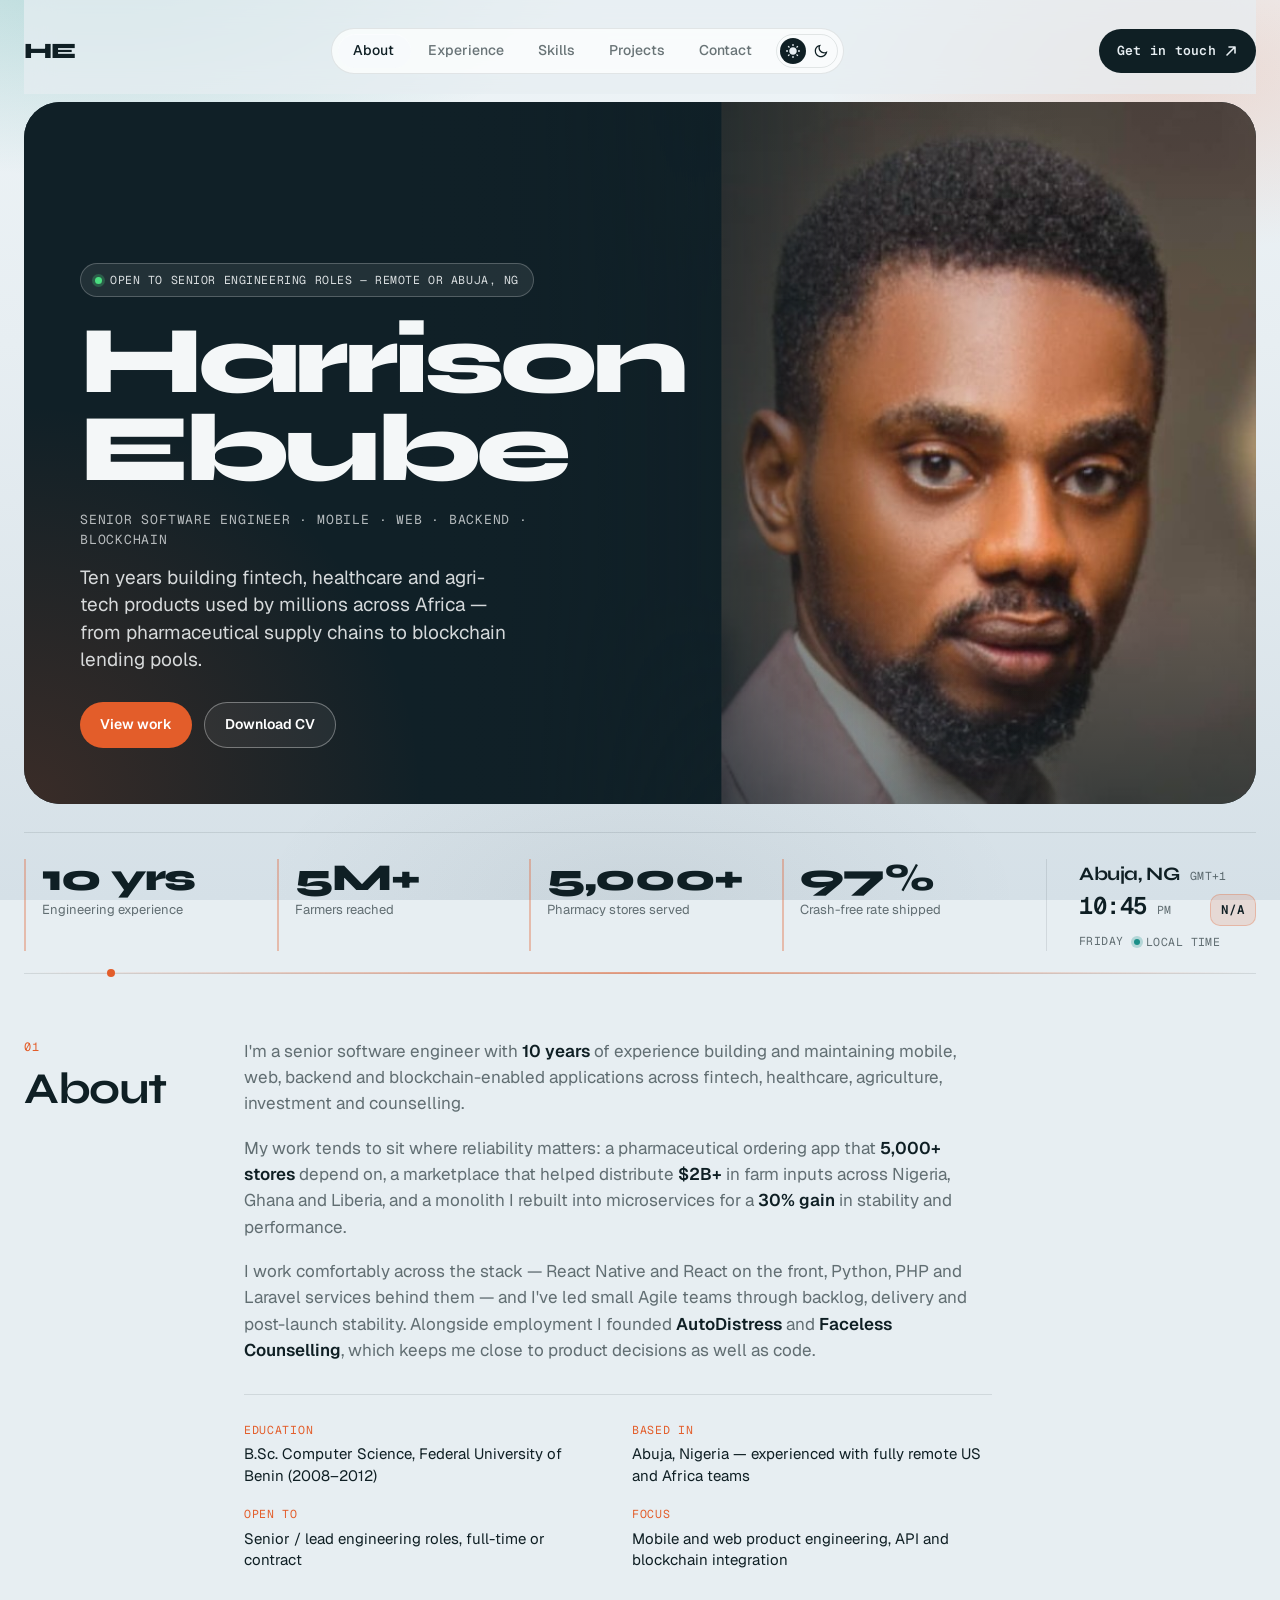
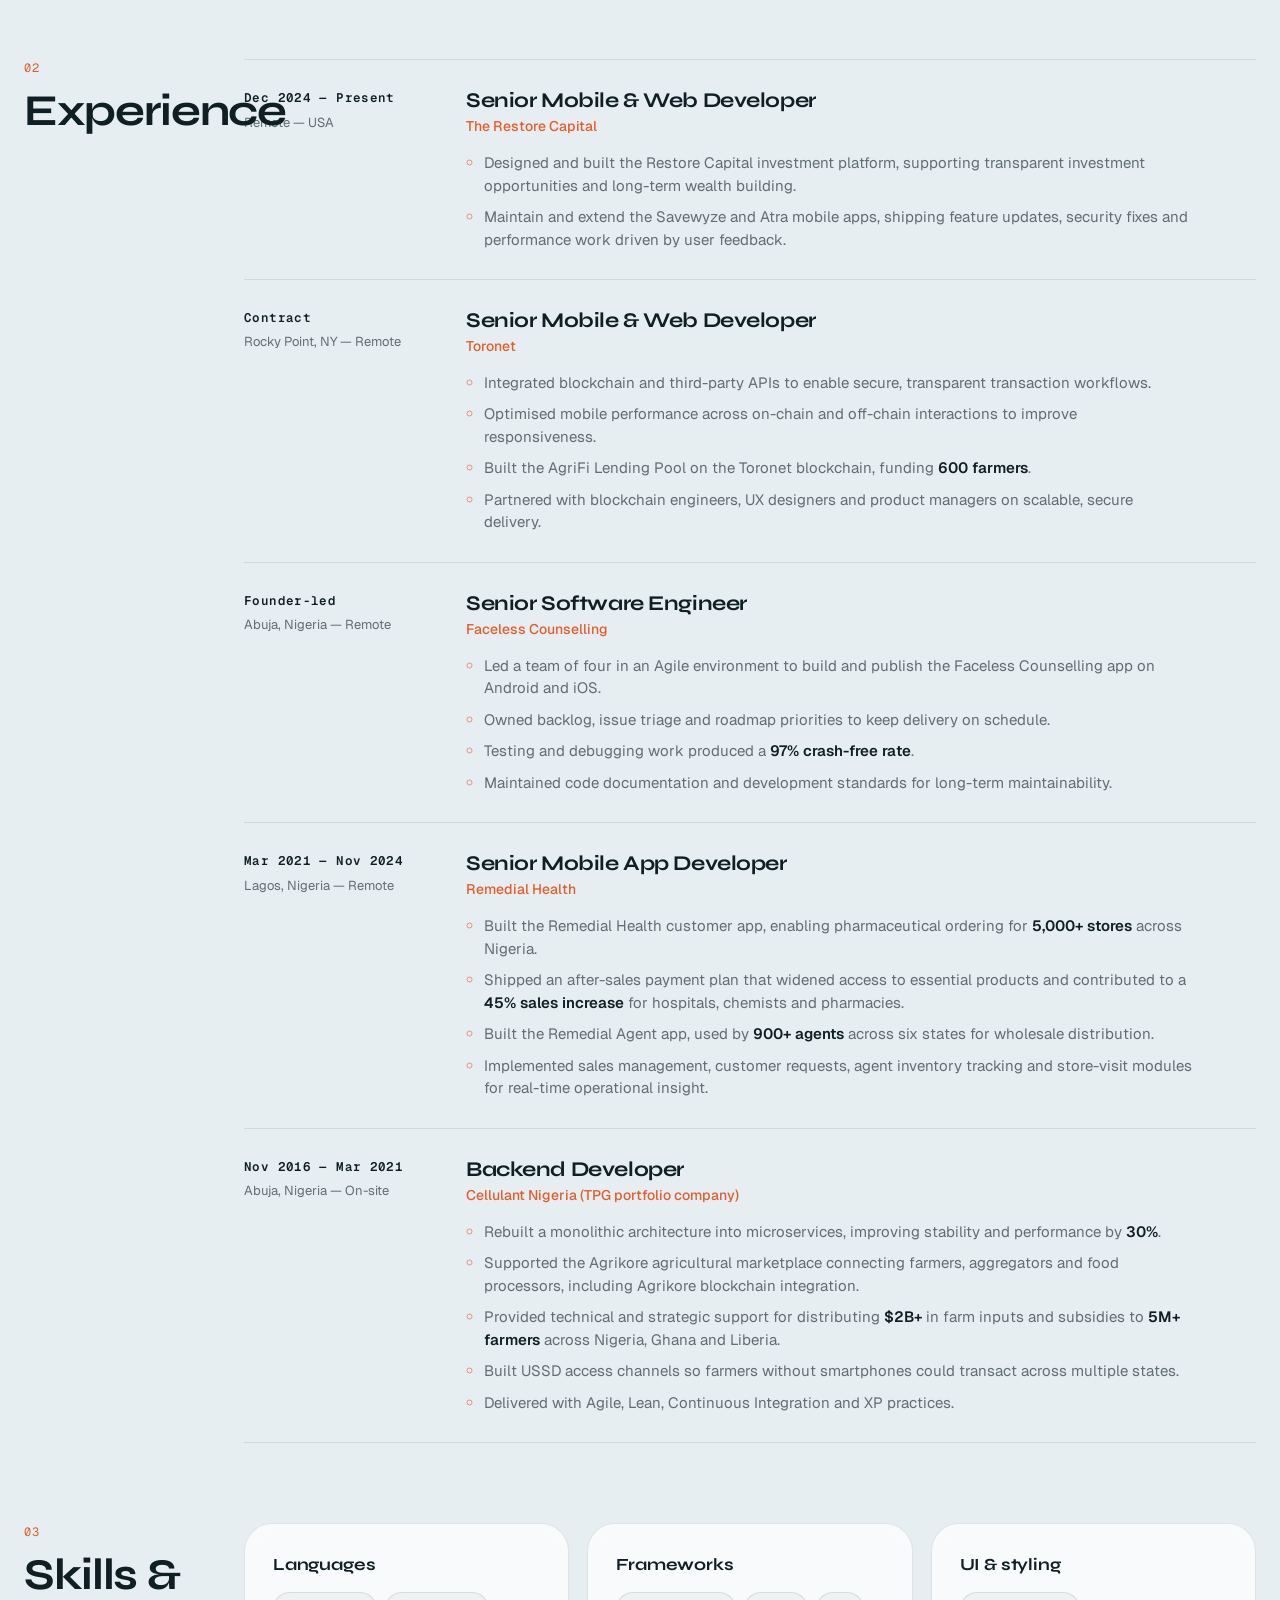
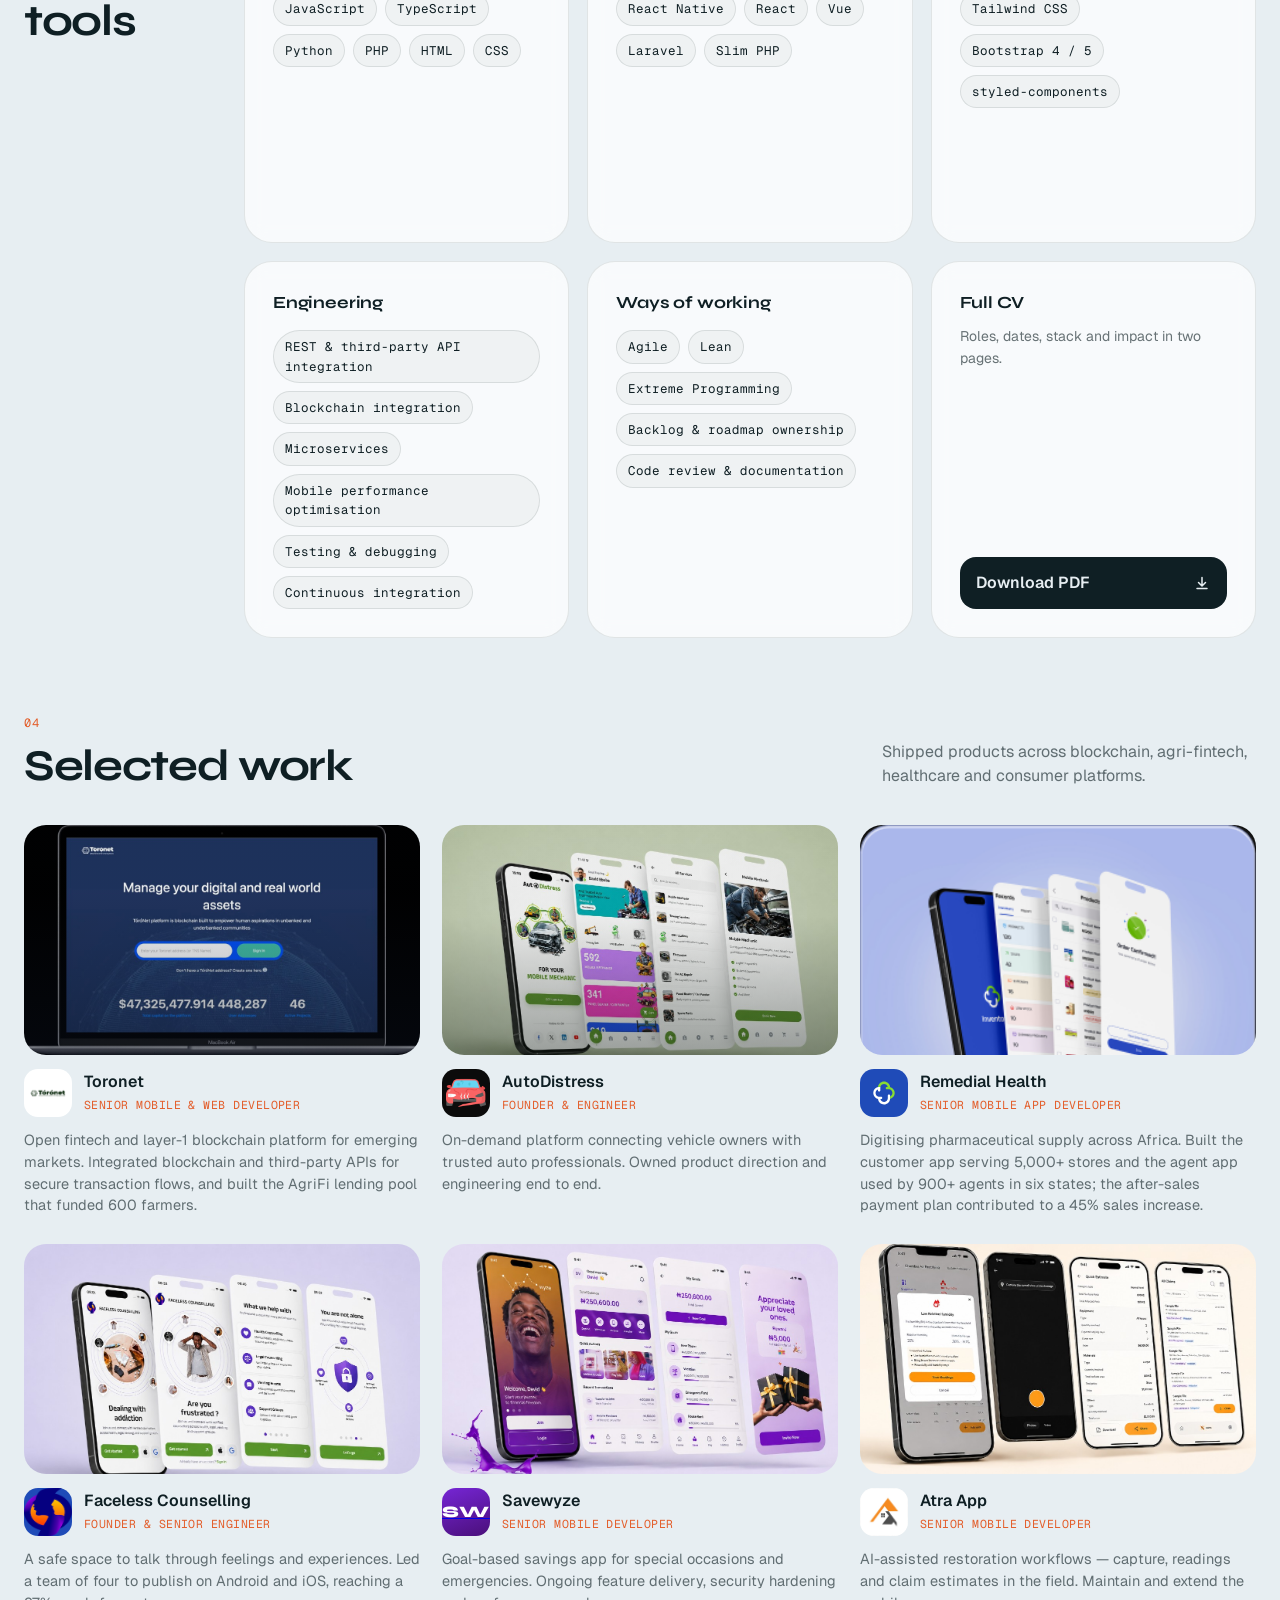
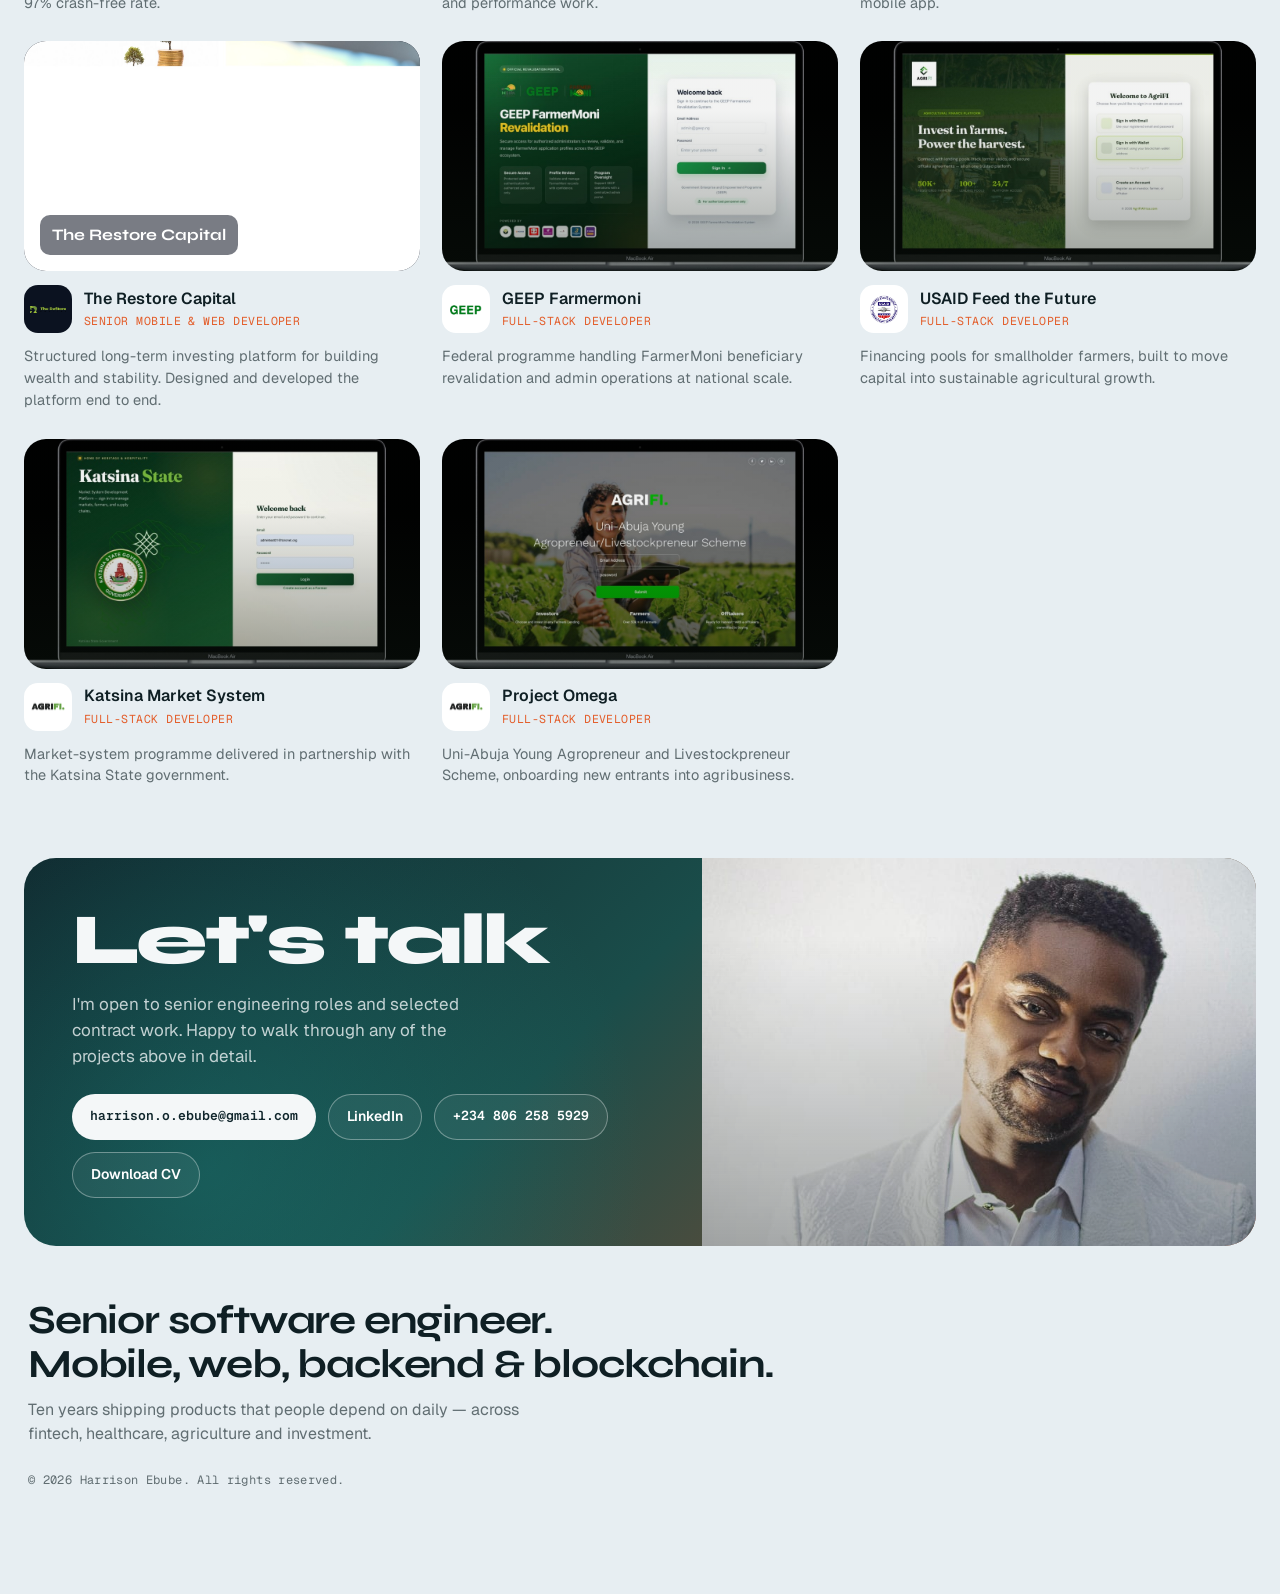
<file: index.html>
<!DOCTYPE html>
<html lang="en" data-theme="light">
  <head>
    <meta charset="UTF-8" />
    <meta name="viewport" content="width=device-width, initial-scale=1.0" />

    <title>Harrison Ebube — Senior Software Engineer | Mobile, Web, Backend &amp; Blockchain</title>
    <meta
      name="description"
      content="Harrison Ebube is a senior software engineer with 10 years building fintech, healthcare, agri-tech and blockchain products used by millions across Africa. React Native, React, TypeScript, Python, Laravel." />
    <meta name="author" content="Harrison Ebube" />
    <meta name="theme-color" content="#102027" />
    <link rel="canonical" href="https://harrisonebube.com/" />

    <meta property="og:type" content="website" />
    <meta property="og:title" content="Harrison Ebube — Senior Software Engineer" />
    <meta
      property="og:description"
      content="10 years building fintech, healthcare and agri-tech products used by millions across Africa. Mobile, web, backend and blockchain engineering." />
    <meta property="og:image" content="images/profile-banner.png" />
    <meta property="og:url" content="https://harrisonebube.com/" />
    <meta name="twitter:card" content="summary_large_image" />
    <meta name="twitter:title" content="Harrison Ebube — Senior Software Engineer" />
    <meta
      name="twitter:description"
      content="10 years building fintech, healthcare and agri-tech products used by millions across Africa." />
    <meta name="twitter:image" content="images/profile-banner.png" />

    <link
      rel="icon"
      href="data:image/svg+xml,%3Csvg xmlns='http://www.w3.org/2000/svg' viewBox='0 0 64 64'%3E%3Crect width='64' height='64' rx='16' fill='%23102027'/%3E%3Ctext x='50%25' y='50%25' dy='.35em' text-anchor='middle' font-family='Helvetica,Arial,sans-serif' font-size='30' font-weight='700' fill='%23e35d2a'%3EHE%3C/text%3E%3C/svg%3E" />

    <link rel="stylesheet" href="styles.css" />
    <link rel="preconnect" href="https://fonts.googleapis.com" />
    <link rel="preconnect" href="https://fonts.gstatic.com" crossorigin />
    <link
      href="https://fonts.googleapis.com/css2?family=Syne:wght@500;600;700;800&family=Geist:wght@400;500;600;700&family=Geist+Mono:wght@400;500;600&display=swap"
      rel="stylesheet" />
  </head>
  <body>
    <div class="page-glow" aria-hidden="true"></div>
    <div class="container">
      <nav class="nav">
        <a href="#about" class="nav-brand">HE</a>
        <div class="nav-menu">
          <div class="nav-background"></div>
          <a href="#about" class="nav-item">About</a>
          <a href="#experience" class="nav-item">Experience</a>
          <a href="#skills" class="nav-item">Skills</a>
          <a href="#projects" class="nav-item">Projects</a>
          <a href="#contact" class="nav-item">Contact</a>
          <button class="theme-switch" type="button" aria-label="Toggle color theme">
            <span class="switch-sun" aria-hidden="true">
              <svg xmlns="http://www.w3.org/2000/svg" width="16" height="16" viewBox="0 0 17 16" fill="none">
                <path d="M8.49984 12C6.2907 12 4.49984 10.2091 4.49984 7.99996C4.49984 5.79082 6.2907 3.99996 8.49984 3.99996C10.709 3.99996 12.4998 5.79082 12.4998 7.99996C12.4998 10.2091 10.709 12 8.49984 12ZM7.83317 0.666626H9.1665V2.66663H7.83317V0.666626ZM7.83317 13.3333H9.1665V15.3333H7.83317V13.3333ZM2.84298 3.28591L3.78579 2.34311L5.2 3.75732L4.2572 4.70013L2.84298 3.28591ZM11.7996 12.2426L12.7425 11.2998L14.1567 12.714L13.2139 13.6568L11.7996 12.2426ZM13.2139 2.34311L14.1567 3.28591L12.7425 4.70013L11.7996 3.75732L13.2139 2.34311ZM4.2572 11.2998L5.2 12.2426L3.78579 13.6568L2.84298 12.714L4.2572 11.2998ZM15.8332 7.33329V8.66663H13.8332V7.33329H15.8332ZM3.1665 7.33329V8.66663H1.1665V7.33329H3.1665Z" fill="currentColor"/>
              </svg>
            </span>
            <span class="switch-moon" aria-hidden="true">
              <svg xmlns="http://www.w3.org/2000/svg" width="16" height="16" viewBox="0 0 17 16" fill="none">
                <path d="M7.16683 4.66671C7.16683 7.24404 9.25616 9.33337 11.8335 9.33337C13.1391 9.33337 14.3195 8.79717 15.1665 7.93304C15.1668 7.95537 15.1668 7.97771 15.1668 8.00004C15.1668 11.6819 12.182 14.6667 8.50016 14.6667C4.81826 14.6667 1.8335 11.6819 1.8335 8.00004C1.8335 4.31814 4.81826 1.33337 8.50016 1.33337C8.5225 1.33337 8.54483 1.33337 8.56716 1.3337C7.70303 2.18069 7.16683 3.36109 7.16683 4.66671ZM3.16683 8.00004C3.16683 10.9456 5.55464 13.3334 8.50016 13.3334C10.539 13.3334 12.3107 12.1893 13.2082 10.5081C12.7632 10.6125 12.3025 10.6667 11.8335 10.6667C8.51976 10.6667 5.8335 7.98044 5.8335 4.66671C5.8335 4.19769 5.88772 3.73702 5.9921 3.29204C4.3109 4.18953 3.16683 5.96117 3.16683 8.00004Z" fill="currentColor"/>
              </svg>
            </span>
          </button>
        </div>
        <a href="#contact" class="lets-talk-btn">
          <span>Get in touch</span>
          <svg width="14" height="14" viewBox="0 0 14 14" fill="none" aria-hidden="true">
            <path d="M3 11L11 3M11 3H5M11 3V9" stroke="currentColor" stroke-width="1.6" stroke-linecap="round" stroke-linejoin="round"/>
          </svg>
        </a>
      </nav>

      <main>
        <section class="hero" id="about">
          <div class="hero-stage">
            <div class="hero-media">
              <img
                src="images/profile-banner.png"
                alt="Portrait of Harrison Ebube"
                class="hero-photo" />
            </div>
            <div class="hero-copy">
              <p class="hero-eyebrow">
                <span class="availability-dot" aria-hidden="true"></span>
                Open to senior engineering roles — remote or Abuja, NG
              </p>
              <h1 class="hero-brand">Harrison<br />Ebube</h1>
              <p class="hero-role">Senior Software Engineer · Mobile · Web · Backend · Blockchain</p>
              <p class="hero-lede">
                Ten years building fintech, healthcare and agri-tech products used by millions across Africa — from pharmaceutical supply chains to blockchain lending pools.
              </p>
              <div class="hero-actions">
                <a href="#projects" class="btn-primary">View work</a>
                <a
                  href="./Harrison-Ebube-Senior-Software-Engineer.pdf"
                  class="btn-ghost"
                  download>Download CV</a>
              </div>
            </div>
          </div>
        </section>

        <section class="proof-bar reveal" aria-label="Career highlights">
          <ul class="proof-metrics">
            <li class="proof-metric">
              <span class="proof-value">10 yrs</span>
              <span class="proof-label">Engineering experience</span>
            </li>
            <li class="proof-metric">
              <span class="proof-value">5M+</span>
              <span class="proof-label">Farmers reached</span>
            </li>
            <li class="proof-metric">
              <span class="proof-value">5,000+</span>
              <span class="proof-label">Pharmacy stores served</span>
            </li>
            <li class="proof-metric">
              <span class="proof-value">97%</span>
              <span class="proof-label">Crash-free rate shipped</span>
            </li>
          </ul>
          <div class="proof-locale">
            <div class="locale-line">
              <strong class="locale-city">Abuja, NG</strong>
              <span class="locale-tz">GMT+1</span>
            </div>
            <div class="locale-line">
              <span class="time-display" id="current-time">12:00</span>
              <span class="time-period" id="time-period">PM</span>
              <span class="temperature" id="temperature">--º</span>
            </div>
            <div class="locale-line">
              <span class="weather-day" id="current-day">Wednesday</span>
              <span class="weather-live"><span class="live-dot"></span> Local time</span>
            </div>
            <div class="weather-progress" aria-hidden="true">
              <div class="separator-line"></div>
              <div class="separator-dot"></div>
            </div>
          </div>
        </section>

        <section class="about-section reveal">
          <div class="about-rail">
            <span class="section-index">01</span>
            <h2 class="section-heading">About</h2>
          </div>
          <div class="about-body">
            <p>
              I'm a senior software engineer with <strong>10 years</strong> of experience building and maintaining mobile, web, backend and blockchain-enabled applications across fintech, healthcare, agriculture, investment and counselling.
            </p>
            <p>
              My work tends to sit where reliability matters: a pharmaceutical ordering app that <strong>5,000+ stores</strong> depend on, a marketplace that helped distribute <strong>$2B+</strong> in farm inputs across Nigeria, Ghana and Liberia, and a monolith I rebuilt into microservices for a <strong>30% gain</strong> in stability and performance.
            </p>
            <p>
              I work comfortably across the stack — React Native and React on the front, Python, PHP and Laravel services behind them — and I've led small Agile teams through backlog, delivery and post-launch stability. Alongside employment I founded <strong>AutoDistress</strong> and <strong>Faceless Counselling</strong>, which keeps me close to product decisions as well as code.
            </p>
            <dl class="about-facts">
              <div class="about-fact">
                <dt>Education</dt>
                <dd>B.Sc. Computer Science, Federal University of Benin (2008–2012)</dd>
              </div>
              <div class="about-fact">
                <dt>Based in</dt>
                <dd>Abuja, Nigeria — experienced with fully remote US and Africa teams</dd>
              </div>
              <div class="about-fact">
                <dt>Open to</dt>
                <dd>Senior / lead engineering roles, full-time or contract</dd>
              </div>
              <div class="about-fact">
                <dt>Focus</dt>
                <dd>Mobile and web product engineering, API and blockchain integration</dd>
              </div>
            </dl>
          </div>
        </section>

        <section class="experience-section" id="experience">
          <div class="about-rail reveal">
            <span class="section-index">02</span>
            <h2 class="section-heading">Experience</h2>
          </div>

          <ol class="timeline">
            <li class="timeline-item reveal">
              <div class="timeline-meta">
                <span class="timeline-dates">Dec 2024 — Present</span>
                <span class="timeline-place">Remote — USA</span>
              </div>
              <div class="timeline-body">
                <h3 class="timeline-role">Senior Mobile &amp; Web Developer</h3>
                <p class="timeline-company">The Restore Capital</p>
                <ul class="timeline-points">
                  <li>Designed and built the Restore Capital investment platform, supporting transparent investment opportunities and long-term wealth building.</li>
                  <li>Maintain and extend the Savewyze and Atra mobile apps, shipping feature updates, security fixes and performance work driven by user feedback.</li>
                </ul>
              </div>
            </li>

            <li class="timeline-item reveal">
              <div class="timeline-meta">
                <span class="timeline-dates">Contract</span>
                <span class="timeline-place">Rocky Point, NY — Remote</span>
              </div>
              <div class="timeline-body">
                <h3 class="timeline-role">Senior Mobile &amp; Web Developer</h3>
                <p class="timeline-company">Toronet</p>
                <ul class="timeline-points">
                  <li>Integrated blockchain and third-party APIs to enable secure, transparent transaction workflows.</li>
                  <li>Optimised mobile performance across on-chain and off-chain interactions to improve responsiveness.</li>
                  <li>Built the AgriFi Lending Pool on the Toronet blockchain, funding <strong>600 farmers</strong>.</li>
                  <li>Partnered with blockchain engineers, UX designers and product managers on scalable, secure delivery.</li>
                </ul>
              </div>
            </li>

            <li class="timeline-item reveal">
              <div class="timeline-meta">
                <span class="timeline-dates">Founder-led</span>
                <span class="timeline-place">Abuja, Nigeria — Remote</span>
              </div>
              <div class="timeline-body">
                <h3 class="timeline-role">Senior Software Engineer</h3>
                <p class="timeline-company">Faceless Counselling</p>
                <ul class="timeline-points">
                  <li>Led a team of four in an Agile environment to build and publish the Faceless Counselling app on Android and iOS.</li>
                  <li>Owned backlog, issue triage and roadmap priorities to keep delivery on schedule.</li>
                  <li>Testing and debugging work produced a <strong>97% crash-free rate</strong>.</li>
                  <li>Maintained code documentation and development standards for long-term maintainability.</li>
                </ul>
              </div>
            </li>

            <li class="timeline-item reveal">
              <div class="timeline-meta">
                <span class="timeline-dates">Mar 2021 — Nov 2024</span>
                <span class="timeline-place">Lagos, Nigeria — Remote</span>
              </div>
              <div class="timeline-body">
                <h3 class="timeline-role">Senior Mobile App Developer</h3>
                <p class="timeline-company">Remedial Health</p>
                <ul class="timeline-points">
                  <li>Built the Remedial Health customer app, enabling pharmaceutical ordering for <strong>5,000+ stores</strong> across Nigeria.</li>
                  <li>Shipped an after-sales payment plan that widened access to essential products and contributed to a <strong>45% sales increase</strong> for hospitals, chemists and pharmacies.</li>
                  <li>Built the Remedial Agent app, used by <strong>900+ agents</strong> across six states for wholesale distribution.</li>
                  <li>Implemented sales management, customer requests, agent inventory tracking and store-visit modules for real-time operational insight.</li>
                </ul>
              </div>
            </li>

            <li class="timeline-item reveal">
              <div class="timeline-meta">
                <span class="timeline-dates">Nov 2016 — Mar 2021</span>
                <span class="timeline-place">Abuja, Nigeria — On-site</span>
              </div>
              <div class="timeline-body">
                <h3 class="timeline-role">Backend Developer</h3>
                <p class="timeline-company">Cellulant Nigeria (TPG portfolio company)</p>
                <ul class="timeline-points">
                  <li>Rebuilt a monolithic architecture into microservices, improving stability and performance by <strong>30%</strong>.</li>
                  <li>Supported the Agrikore agricultural marketplace connecting farmers, aggregators and food processors, including Agrikore blockchain integration.</li>
                  <li>Provided technical and strategic support for distributing <strong>$2B+</strong> in farm inputs and subsidies to <strong>5M+ farmers</strong> across Nigeria, Ghana and Liberia.</li>
                  <li>Built USSD access channels so farmers without smartphones could transact across multiple states.</li>
                  <li>Delivered with Agile, Lean, Continuous Integration and XP practices.</li>
                </ul>
              </div>
            </li>
          </ol>
        </section>

        <section class="skills-section" id="skills">
          <div class="about-rail reveal">
            <span class="section-index">03</span>
            <h2 class="section-heading">Skills &amp; tools</h2>
          </div>

          <div class="skills-grid">
            <article class="panel reveal skill-group">
              <h3 class="skill-title">Languages</h3>
              <ul class="skill-list">
                <li>JavaScript</li>
                <li>TypeScript</li>
                <li>Python</li>
                <li>PHP</li>
                <li>HTML</li>
                <li>CSS</li>
              </ul>
            </article>

            <article class="panel reveal skill-group">
              <h3 class="skill-title">Frameworks</h3>
              <ul class="skill-list">
                <li>React Native</li>
                <li>React</li>
                <li>Vue</li>
                <li>Laravel</li>
                <li>Slim PHP</li>
              </ul>
            </article>

            <article class="panel reveal skill-group">
              <h3 class="skill-title">UI &amp; styling</h3>
              <ul class="skill-list">
                <li>Tailwind CSS</li>
                <li>Bootstrap 4 / 5</li>
                <li>styled-components</li>
              </ul>
            </article>

            <article class="panel reveal skill-group">
              <h3 class="skill-title">Engineering</h3>
              <ul class="skill-list">
                <li>REST &amp; third-party API integration</li>
                <li>Blockchain integration</li>
                <li>Microservices</li>
                <li>Mobile performance optimisation</li>
                <li>Testing &amp; debugging</li>
                <li>Continuous integration</li>
              </ul>
            </article>

            <article class="panel reveal skill-group">
              <h3 class="skill-title">Ways of working</h3>
              <ul class="skill-list">
                <li>Agile</li>
                <li>Lean</li>
                <li>Extreme Programming</li>
                <li>Backlog &amp; roadmap ownership</li>
                <li>Code review &amp; documentation</li>
              </ul>
            </article>

            <article class="panel reveal cv-panel">
              <div class="cv-panel-head">
                <h3 class="skill-title">Full CV</h3>
                <p class="panel-subtitle">Roles, dates, stack and impact in two pages.</p>
              </div>
              <a
                href="./Harrison-Ebube-Senior-Software-Engineer.pdf"
                class="resume-btn"
                download
                aria-label="Download Harrison Ebube CV as PDF">
                <span>Download PDF</span>
                <svg width="18" height="18" viewBox="0 0 18 18" fill="none" aria-hidden="true">
                  <path d="M9 3.5V12M9 12L5.5 8.5M9 12L12.5 8.5M4 14.5H14" stroke="currentColor" stroke-width="1.5" stroke-linecap="round" stroke-linejoin="round" />
                </svg>
              </a>
            </article>
          </div>
        </section>

        <section class="projects-section" id="projects">
          <div class="projects-intro reveal">
            <div class="about-rail">
              <span class="section-index">04</span>
              <h2 class="section-heading">Selected work</h2>
            </div>
            <p class="projects-lede">Shipped products across blockchain, agri-fintech, healthcare and consumer platforms.</p>
          </div>

          <div class="projects-grid">

              <!-- Toronet -->
              <div class="project-item reveal">
                <a href="https://website.toronet.org/" target="_blank" rel="noopener noreferrer">
                  <div class="project-image toronet-bg">
                    <div class="project-overlay"></div>
                    <div class="toronet-cover-label">Toronet</div>
                  </div>
                </a>
                <div class="project-info">
                  <a href="https://website.toronet.org/" target="_blank" rel="noopener noreferrer">
                    <div class="project-icon toronet-icon">
                      <img src="./images/toronet-logo.png" alt="Toronet" width="40" height="12">
                    </div>
                  </a>
                  <div class="project-text">
                    <h4 class="project-title">
                      <a href="https://website.toronet.org/" target="_blank" rel="noopener noreferrer">Toronet</a>
                    </h4>
                    <p class="project-role">Senior Mobile &amp; Web Developer</p>
                  </div>
                </div>
                <p class="project-description">
                  Open fintech and layer-1 blockchain platform for emerging markets. Integrated blockchain and third-party APIs for secure transaction flows, and built the AgriFi lending pool that funded 600 farmers.
                </p>
              </div>

              <!-- AutoDistress -->
              <div class="project-item reveal">
                <a href="https://www.autodistress.com/" target="_blank" rel="noopener noreferrer">
                  <div class="project-image autodistress-bg">
                    <div class="project-overlay"></div>
                    <div class="autodistress-cover-label">AutoDistress</div>
                  </div>
                </a>
                <div class="project-info">
                  <a href="https://www.autodistress.com/" target="_blank" rel="noopener noreferrer">
                    <div class="project-icon autodistress-icon">
                      <img src="./images/autodistress-logo.png" alt="AutoDistress" width="40" height="40">
                    </div>
                  </a>
                  <div class="project-text">
                    <h4 class="project-title">
                      <a href="https://www.autodistress.com/" target="_blank" rel="noopener noreferrer">AutoDistress</a>
                    </h4>
                    <p class="project-role">Founder &amp; Engineer</p>
                  </div>
                </div>
                <p class="project-description">
                  On-demand platform connecting vehicle owners with trusted auto professionals. Owned product direction and engineering end to end.
                </p>
              </div>

              <!-- Remedial Health -->
              <div class="project-item reveal">
                <a href="https://remedial.health" target="_blank" rel="noopener noreferrer">
                  <div class="project-image remedial-bg">
                    <div class="project-overlay"></div>
                  </div>
                </a>
                <div class="project-info">
                  <a href="https://remedial.health" target="_blank" rel="noopener noreferrer">
                    <div class="project-icon remedial-icon">
                      <svg width="22" height="24" viewBox="0 0 22 24" fill="none" xmlns="http://www.w3.org/2000/svg" aria-hidden="true">
                        <path d="M17.125 14.6233V17.3316C17.125 17.5187 17.1164 17.7041 17.0989 17.8865C16.8179 20.9652 14.2177 23.3854 11.0626 23.3854C7.91857 23.3854 5.32591 20.9816 5.02985 17.9179C2.29989 17.3316 0.25 14.9003 0.25 12.0017C0.25 9.10296 2.3006 6.6731 5.03092 6.08393C5.45169 5.99336 5.88091 5.94776 6.31134 5.94789H7.39439C7.34437 6.19241 7.31945 6.44139 7.32001 6.69095V9.44789C7.32001 9.7551 7.19781 10.0497 6.98028 10.267C6.76275 10.4842 6.46772 10.6062 6.16009 10.6062C5.85246 10.6062 5.55743 10.4842 5.33991 10.267C5.12238 10.0497 5.00017 9.7551 5.00017 9.44789V8.50237C4.28665 8.76928 3.67173 9.24736 3.23763 9.87268C2.80352 10.498 2.57092 11.2408 2.57092 12.0017C2.57092 12.7625 2.80352 13.5053 3.23763 14.1306C3.67173 14.7559 4.28665 15.234 5.00017 15.5009C5.41928 15.6585 5.86353 15.7388 6.31134 15.738H8.09592C8.40007 15.7434 8.68996 15.8678 8.90316 16.0844C9.11637 16.3011 9.23583 16.5928 9.23583 16.8965C9.23583 17.2003 9.11637 17.492 8.90316 17.7086C8.68996 17.9253 8.40007 18.0497 8.09592 18.0551H7.39045C7.5704 18.9657 8.08326 19.7769 8.82919 20.3307C9.57512 20.8845 10.5007 21.1412 11.4258 21.051C12.3509 20.9607 13.2092 20.5299 13.8337 19.8423C14.4582 19.1548 14.8041 18.2598 14.8041 17.3316V14.6233C14.8041 14.3161 14.9263 14.0214 15.1438 13.8042C15.3613 13.587 15.6564 13.4649 15.964 13.4649C16.2716 13.4649 16.5667 13.587 16.7842 13.8042C17.0017 14.0214 17.1239 14.3161 17.1239 14.6233H17.125Z" fill="white" />
                        <path d="M11.0664 0.614746C14.2164 0.614746 16.8137 3.02836 17.1035 6.104V6.10596L17.3515 6.17041C19.8883 6.89451 21.7498 9.23432 21.75 12.0005C21.75 14.8551 19.7672 17.2563 17.1054 17.897C17.123 17.7142 17.1318 17.5278 17.1318 17.3403V15.4546C17.8125 15.1696 18.3939 14.689 18.8027 14.0747C19.2113 13.4605 19.4296 12.7392 19.4297 12.0015C19.4297 11.2636 19.2115 10.5416 18.8027 9.92725C18.3942 9.31333 17.8128 8.8344 17.1328 8.54932L16.959 8.48096C16.5514 8.33321 16.12 8.25759 15.6855 8.2583H13.8515C13.5438 8.25828 13.2488 8.13606 13.0312 7.91846C12.8137 7.70085 12.6914 7.40585 12.6914 7.09814C12.6914 6.79044 12.8136 6.49542 13.0312 6.27783C13.2488 6.06026 13.5438 5.93801 13.8515 5.93799H14.7363C14.5647 5.09134 14.1052 4.32954 13.4365 3.78271C12.7678 3.236 11.9301 2.93799 11.0664 2.93799C10.2026 2.93804 9.36495 3.23594 8.69626 3.78271C8.02755 4.32953 7.56899 5.09137 7.39743 5.93799H6.31442C5.88387 5.93727 5.45419 5.98262 5.03317 6.07275C5.33759 3.01215 7.92673 0.614778 11.0664 0.614746Z" fill="#88DC32" />
                      </svg>
                    </div>
                  </a>
                  <div class="project-text">
                    <h4 class="project-title">
                      <a href="https://remedial.health" target="_blank" rel="noopener noreferrer">Remedial Health</a>
                    </h4>
                    <p class="project-role">Senior Mobile App Developer</p>
                  </div>
                </div>
                <p class="project-description">
                  Digitising pharmaceutical supply across Africa. Built the customer app serving 5,000+ stores and the agent app used by 900+ agents in six states; the after-sales payment plan contributed to a 45% sales increase.
                </p>
              </div>

              <!-- Faceless Counselling -->
              <div class="project-item reveal">
                <a href="https://facelesscounselling.com/" target="_blank" rel="noopener noreferrer">
                  <div class="project-image faceless-bg">
                    <div class="project-overlay"></div>
                  </div>
                </a>
                <div class="project-info">
                  <a href="https://facelesscounselling.com/" target="_blank" rel="noopener noreferrer">
                    <div class="project-icon faceless-icon">
                      <img src="./images/faceless-counselling-logo.png" alt="Faceless Counselling" width="32" height="26">
                    </div>
                  </a>
                  <div class="project-text">
                    <h4 class="project-title">
                      <a href="https://facelesscounselling.com/" target="_blank" rel="noopener noreferrer">Faceless Counselling</a>
                    </h4>
                    <p class="project-role">Founder &amp; Senior Engineer</p>
                  </div>
                </div>
                <p class="project-description">
                  A safe space to talk through feelings and experiences. Led a team of four to publish on Android and iOS, reaching a 97% crash-free rate.
                </p>
              </div>

              <!-- Savewyze -->
              <div class="project-item reveal">
                <a href="https://savewyze.com/" target="_blank" rel="noopener noreferrer">
                  <div class="project-image savewyze-bg"></div>
                </a>
                <div class="project-info">
                  <a href="https://savewyze.com/" target="_blank" rel="noopener noreferrer" aria-label="Savewyze">
                    <div class="project-icon savewyze-icon">SW</div>
                  </a>
                  <div class="project-text">
                    <h4 class="project-title">
                      <a href="https://savewyze.com/" target="_blank" rel="noopener noreferrer">Savewyze</a>
                    </h4>
                    <p class="project-role">Senior Mobile Developer</p>
                  </div>
                </div>
                <p class="project-description">
                  Goal-based savings app for special occasions and emergencies. Ongoing feature delivery, security hardening and performance work.
                </p>
              </div>

              <!-- Atra App -->
              <div class="project-item reveal">
                <a href="https://getatra.com/" target="_blank" rel="noopener noreferrer">
                  <div class="project-image astra-bg">
                    <div class="project-overlay"></div>
                  </div>
                </a>
                <div class="project-info">
                  <a href="https://getatra.com/" target="_blank" rel="noopener noreferrer">
                    <div class="project-icon atra-icon">
                      <img src="./images/atra-logo.png" alt="Atra App" width="40" height="40">
                    </div>
                  </a>
                  <div class="project-text">
                    <h4 class="project-title">
                      <a href="https://getatra.com/" target="_blank" rel="noopener noreferrer">Atra App</a>
                    </h4>
                    <p class="project-role">Senior Mobile Developer</p>
                  </div>
                </div>
                <p class="project-description">
                  AI-assisted restoration workflows — capture, readings and claim estimates in the field. Maintain and extend the mobile app.
                </p>
              </div>

              <!-- The Restore Capital -->
              <div class="project-item reveal">
                <a href="https://therestorecapital.com/" target="_blank" rel="noopener noreferrer">
                  <div class="project-image restore-bg">
                    <video
                      class="restore-cover-video"
                      data-src="./images/Macbook-Air-www.rc.test-5dssrbqga2anxj.webm"
                      poster="./images/restore-cover.jpg"
                      muted
                      loop
                      playsinline
                      preload="none"
                      aria-label="The Restore Capital demo"></video>
                    <div class="project-overlay"></div>
                    <div class="restore-cover-label">The Restore Capital</div>
                  </div>
                </a>
                <div class="project-info">
                  <a href="https://therestorecapital.com/" target="_blank" rel="noopener noreferrer">
                    <div class="project-icon restore-icon">
                      <img src="./images/restore-logo.png" alt="The Restore Capital" width="40" height="24">
                    </div>
                  </a>
                  <div class="project-text">
                    <h4 class="project-title">
                      <a href="https://therestorecapital.com/" target="_blank" rel="noopener noreferrer">The Restore Capital</a>
                    </h4>
                    <p class="project-role">Senior Mobile &amp; Web Developer</p>
                  </div>
                </div>
                <p class="project-description">
                  Structured long-term investing platform for building wealth and stability. Designed and developed the platform end to end.
                </p>
              </div>

              <!-- GEEP Farmermoni -->
              <div class="project-item reveal">
                <a href="https://agrifiafrica.com/geep/index.php" target="_blank" rel="noopener noreferrer">
                  <div class="project-image geep-bg">
                    <div class="project-overlay"></div>
                    <div class="geep-cover-label">GEEP Farmermoni</div>
                  </div>
                </a>
                <div class="project-info">
                  <a href="https://agrifiafrica.com/geep/index.php" target="_blank" rel="noopener noreferrer">
                    <div class="project-icon geep-icon">
                      <img src="./images/geep-logo.png" alt="GEEP Farmermoni" width="40" height="16">
                    </div>
                  </a>
                  <div class="project-text">
                    <h4 class="project-title">
                      <a href="https://agrifiafrica.com/geep/index.php" target="_blank" rel="noopener noreferrer">GEEP Farmermoni</a>
                    </h4>
                    <p class="project-role">Full-stack Developer</p>
                  </div>
                </div>
                <p class="project-description">
                  Federal programme handling FarmerMoni beneficiary revalidation and admin operations at national scale.
                </p>
              </div>

              <!-- USAID Feed the Future -->
              <div class="project-item reveal">
                <a href="https://agrifiafrica.com/aspiration/index.php" target="_blank" rel="noopener noreferrer">
                  <div class="project-image usaid-bg">
                    <div class="project-overlay"></div>
                    <div class="usaid-cover-label">USAID Feed the Future</div>
                  </div>
                </a>
                <div class="project-info">
                  <a href="https://agrifiafrica.com/aspiration/index.php" target="_blank" rel="noopener noreferrer">
                    <div class="project-icon usaid-icon">
                      <img src="./images/usaid-logo.png" alt="USAID Feed the Future" width="32" height="32">
                    </div>
                  </a>
                  <div class="project-text">
                    <h4 class="project-title">
                      <a href="https://agrifiafrica.com/aspiration/index.php" target="_blank" rel="noopener noreferrer">USAID Feed the Future</a>
                    </h4>
                    <p class="project-role">Full-stack Developer</p>
                  </div>
                </div>
                <p class="project-description">
                  Financing pools for smallholder farmers, built to move capital into sustainable agricultural growth.
                </p>
              </div>

              <!-- Katsina State Market System -->
              <div class="project-item reveal">
                <a href="https://agrifiafrica.com/katsina/index.php" target="_blank" rel="noopener noreferrer">
                  <div class="project-image katsina-bg">
                    <div class="project-overlay"></div>
                    <div class="katsina-cover-label">Katsina Market System</div>
                  </div>
                </a>
                <div class="project-info">
                  <a href="https://agrifiafrica.com/katsina/index.php" target="_blank" rel="noopener noreferrer">
                    <div class="project-icon katsina-icon">
                      <img src="./images/agrifi-logo.png" alt="Katsina State Market System" width="40" height="16">
                    </div>
                  </a>
                  <div class="project-text">
                    <h4 class="project-title">
                      <a href="https://agrifiafrica.com/katsina/index.php" target="_blank" rel="noopener noreferrer">Katsina Market System</a>
                    </h4>
                    <p class="project-role">Full-stack Developer</p>
                  </div>
                </div>
                <p class="project-description">
                  Market-system programme delivered in partnership with the Katsina State government.
                </p>
              </div>

              <!-- Project Omega -->
              <div class="project-item reveal">
                <a href="https://agrifiafrica.com/metro/index.php" target="_blank" rel="noopener noreferrer">
                  <div class="project-image omega-bg">
                    <div class="project-overlay"></div>
                    <div class="omega-cover-label">Project Omega</div>
                  </div>
                </a>
                <div class="project-info">
                  <a href="https://agrifiafrica.com/metro/index.php" target="_blank" rel="noopener noreferrer">
                    <div class="project-icon omega-icon">
                      <img src="./images/agrifi-logo.png" alt="Project Omega" width="40" height="16">
                    </div>
                  </a>
                  <div class="project-text">
                    <h4 class="project-title">
                      <a href="https://agrifiafrica.com/metro/index.php" target="_blank" rel="noopener noreferrer">Project Omega</a>
                    </h4>
                    <p class="project-role">Full-stack Developer</p>
                  </div>
                </div>
                <p class="project-description">
                  Uni-Abuja Young Agropreneur and Livestockpreneur Scheme, onboarding new entrants into agribusiness.
                </p>
              </div>
          </div>
        </section>

        <section class="contact-section" id="contact">
          <div class="contact-band reveal">
            <div class="contact-copy">
              <h2 class="contact-title">Let's talk</h2>
              <p class="contact-lede">
                I'm open to senior engineering roles and selected contract work. Happy to walk through any of the projects above in detail.
              </p>
              <div class="contact-actions">
                <a href="mailto:harrison.o.ebube@gmail.com" class="contact-btn email-btn">
                  harrison.o.ebube@gmail.com
                </a>
                <a href="https://www.linkedin.com/in/harrison-ebube/" target="_blank" rel="noopener noreferrer" class="contact-btn linkedin-btn">
                  LinkedIn
                </a>
                <a href="tel:+2348062585929" class="contact-btn phone-btn">
                  +234 806 258 5929
                </a>
                <a
                  href="./Harrison-Ebube-Senior-Software-Engineer.pdf"
                  class="contact-btn cv-btn"
                  download>Download CV</a>
              </div>
            </div>
            <div class="contact-portrait" aria-hidden="true"></div>
          </div>

          <footer class="site-footer reveal">
            <h3 class="footer-title">Senior software engineer.<br />Mobile, web, backend &amp; blockchain.</h3>
            <p class="footer-description">
              Ten years shipping products that people depend on daily — across fintech, healthcare, agriculture and investment.
            </p>
            <p class="footer-copyright">© 2026 Harrison Ebube. All rights reserved.</p>
          </footer>
        </section>
      </main>
    </div>

    <script src="script.js"></script>
  </body>
</html>
</file>
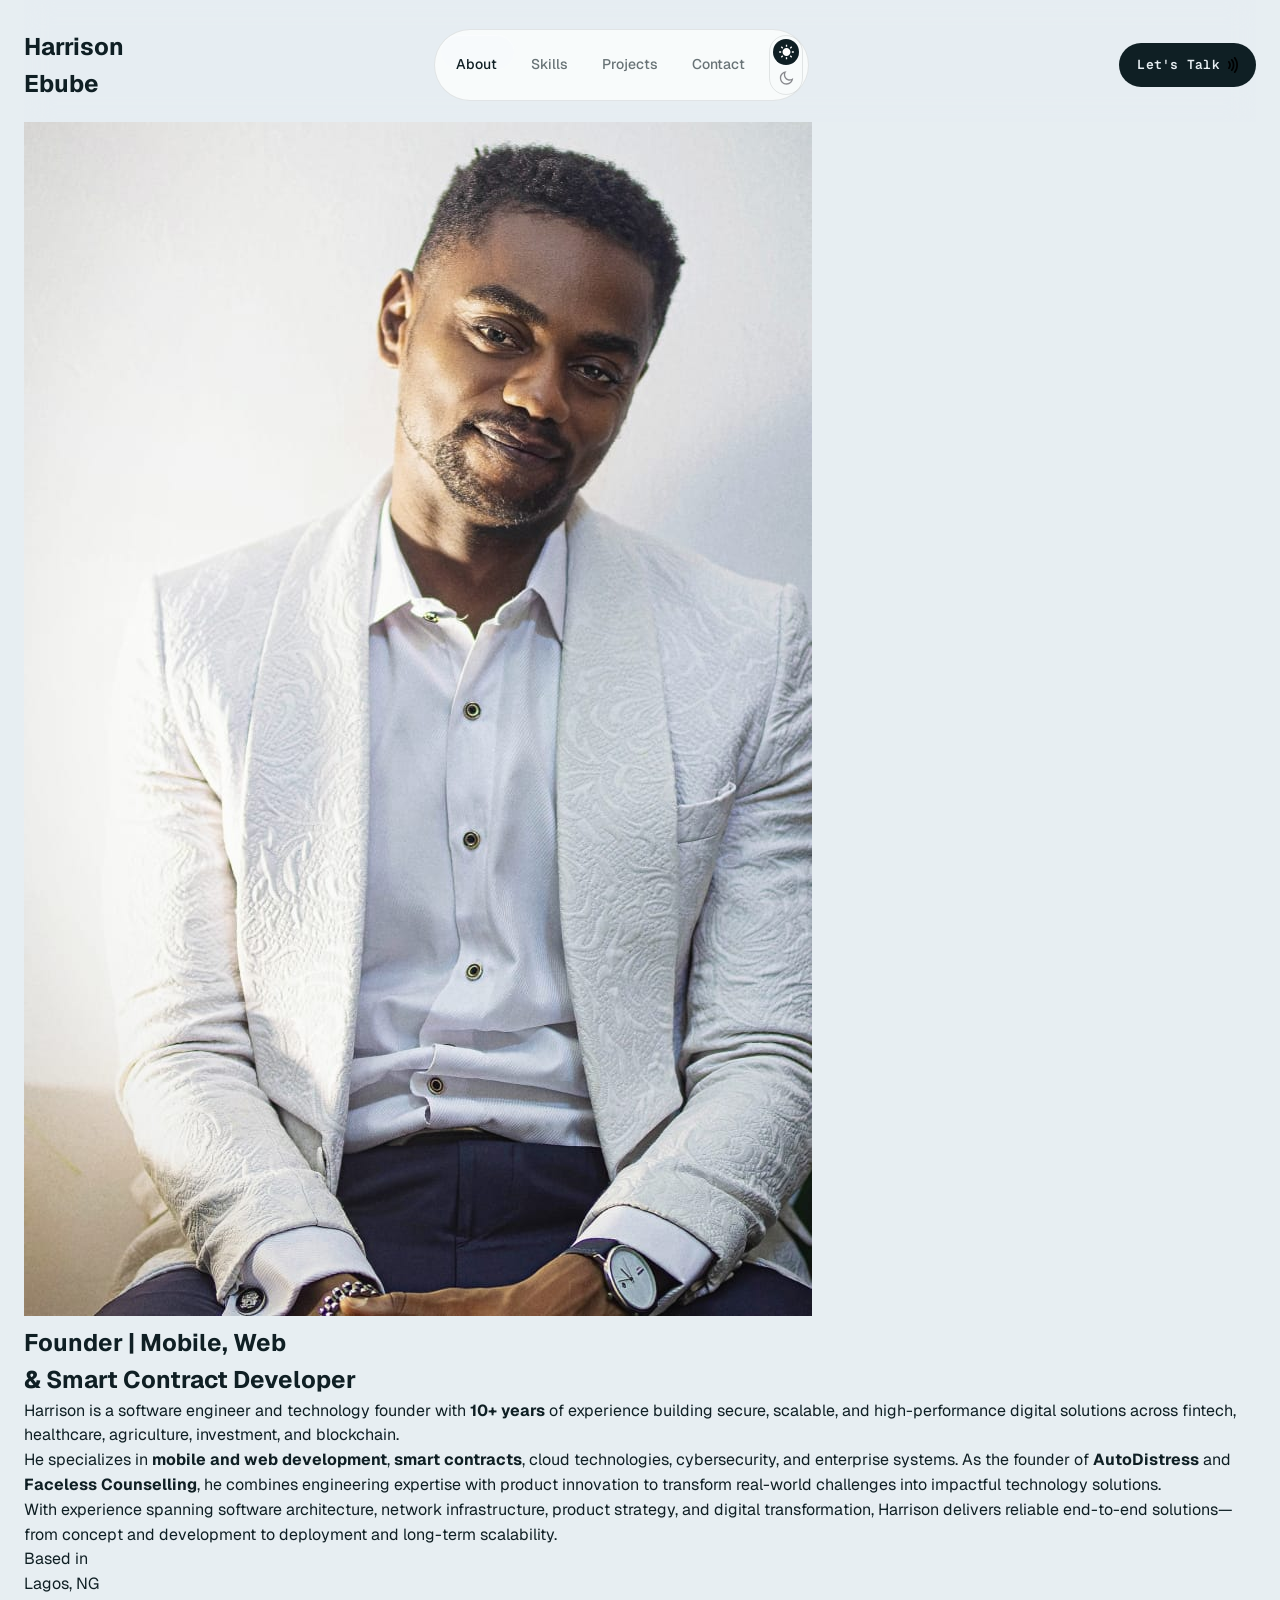
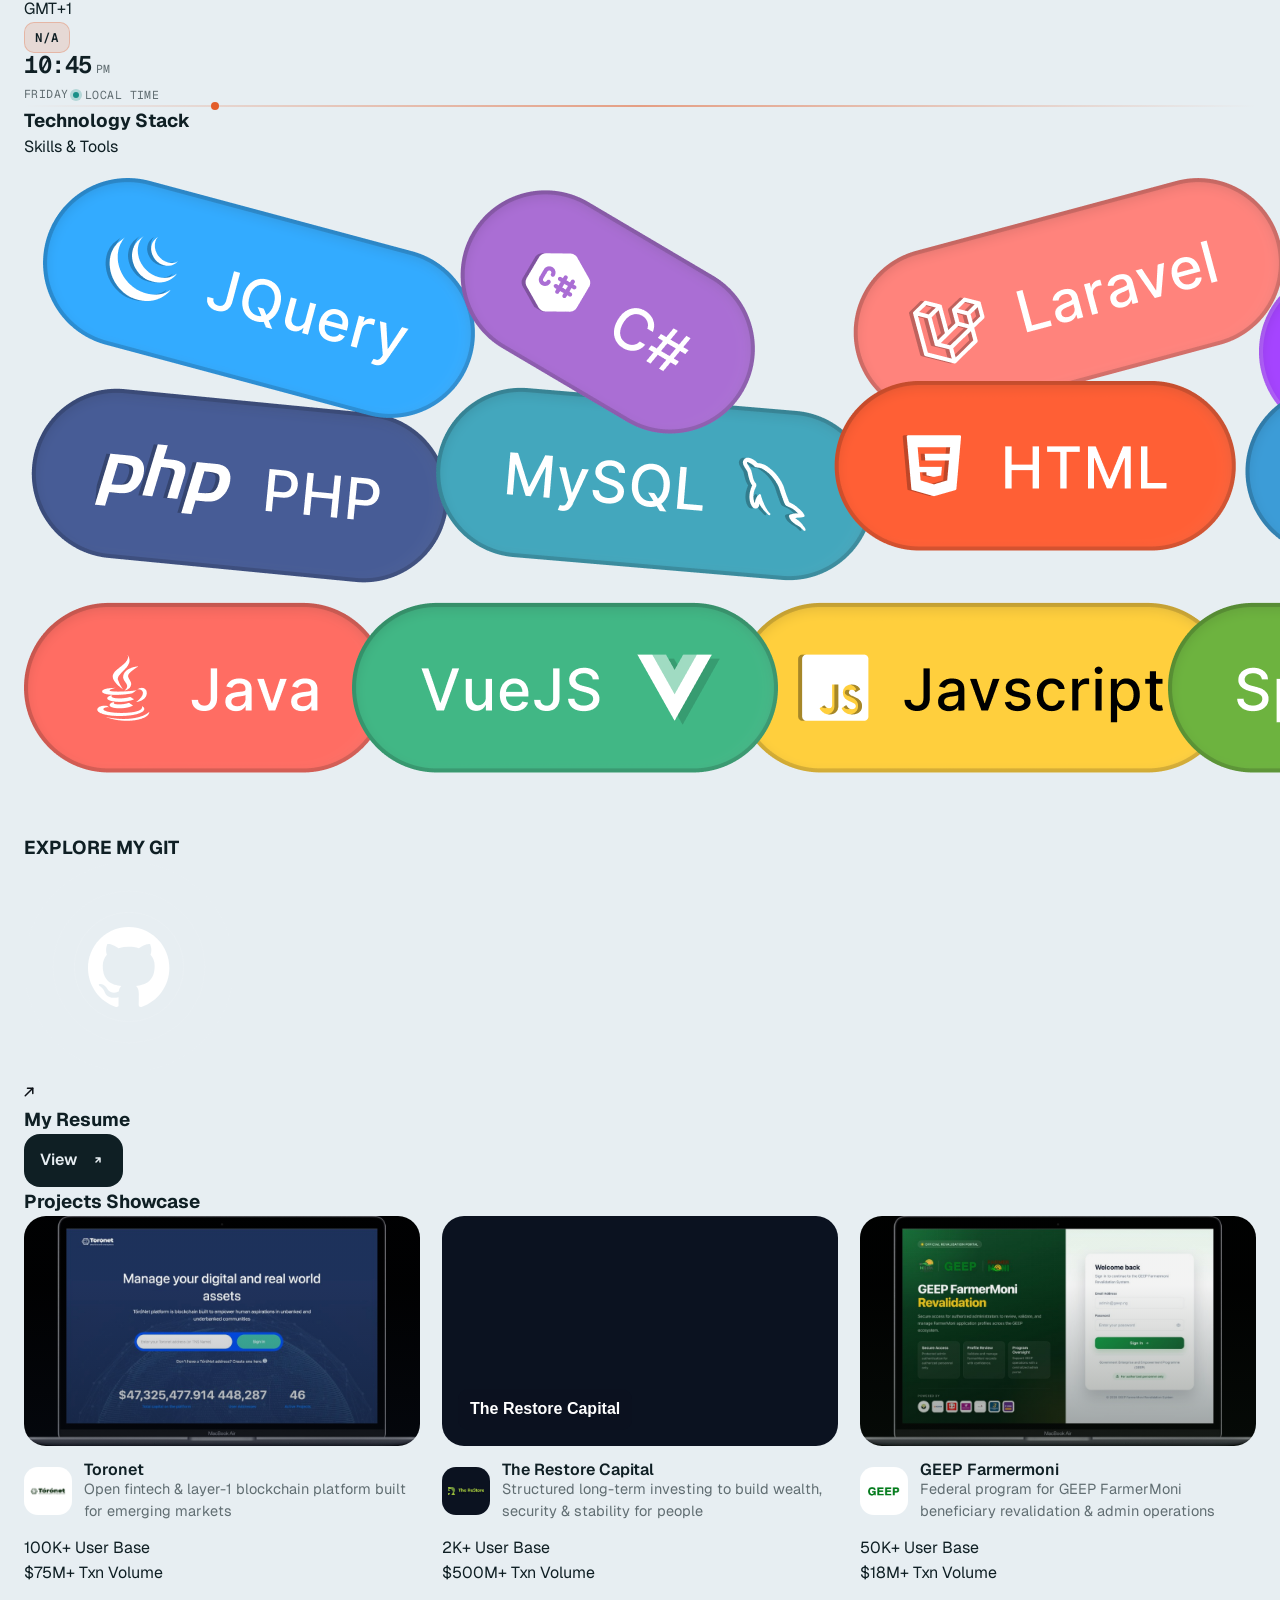
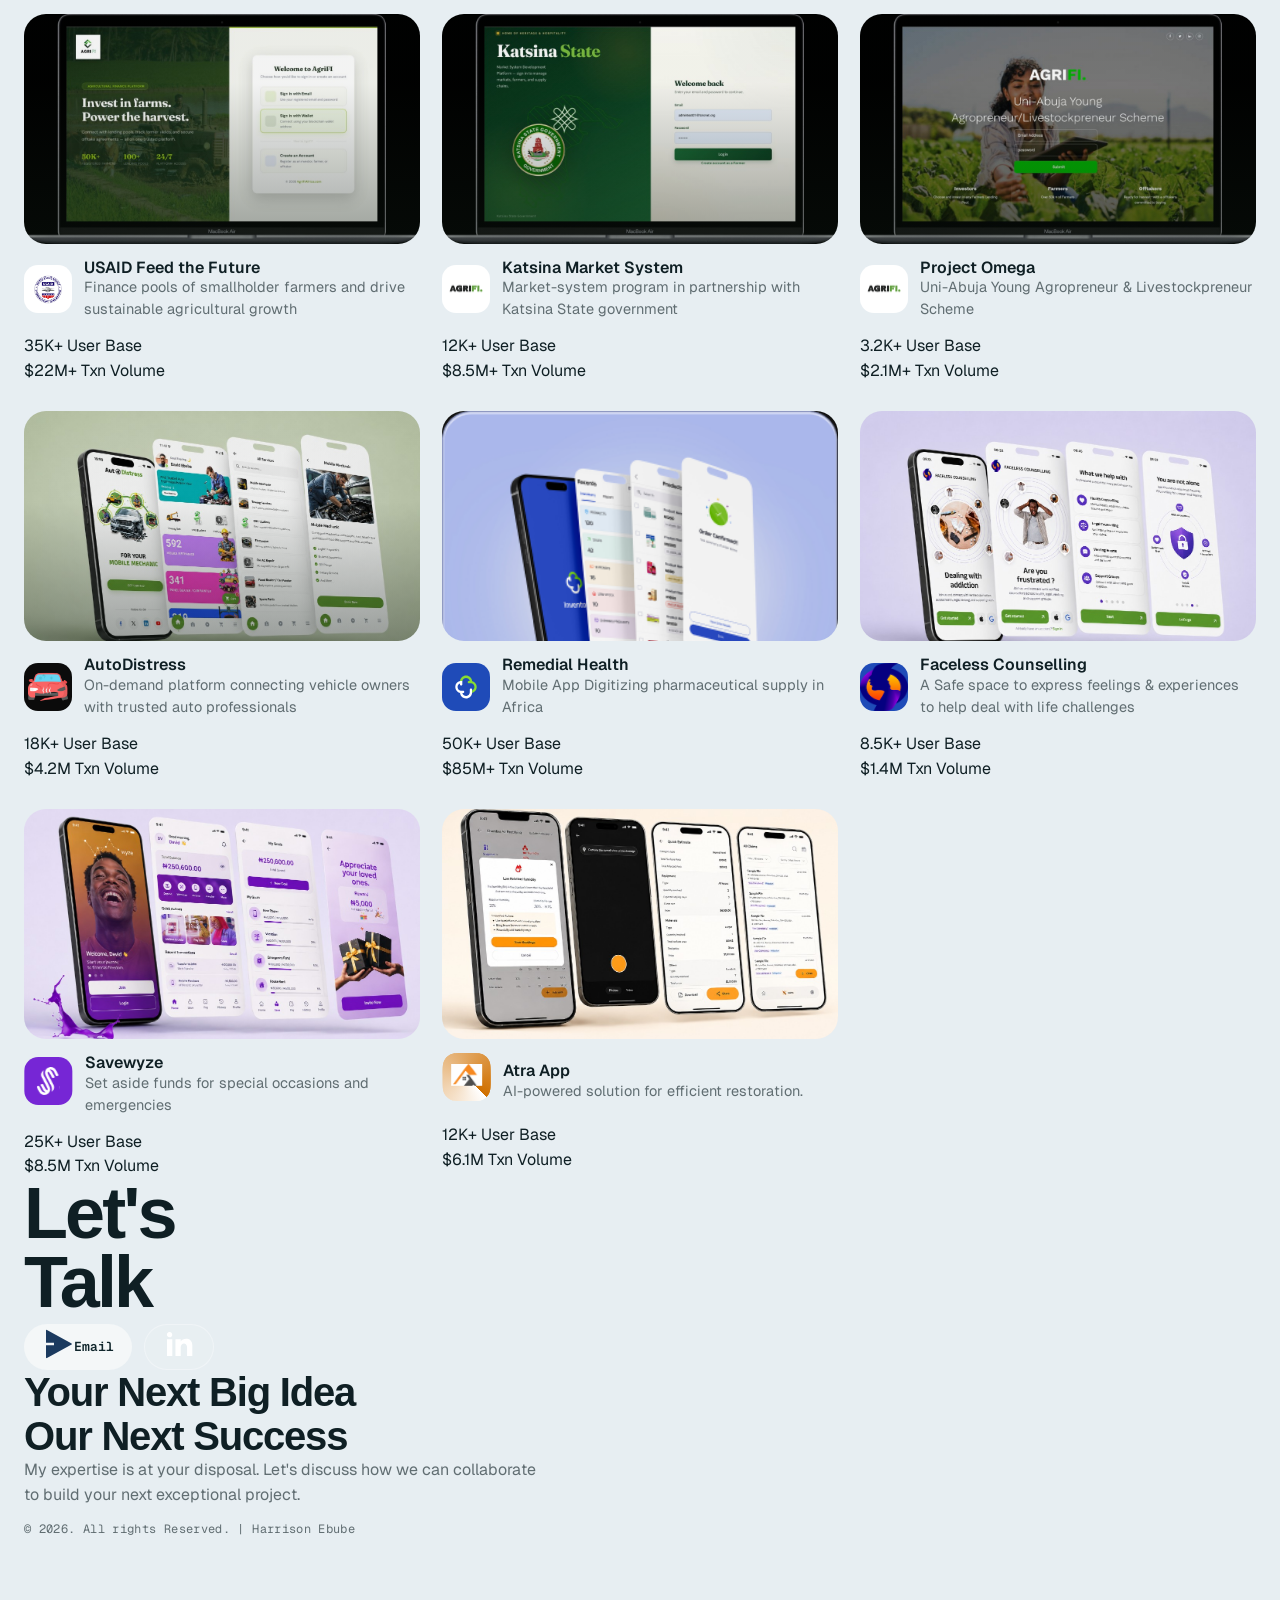
<file: index.pre-redesign.html>
<!DOCTYPE html>
<html lang="en" data-theme="dark">
  <head>
    <meta charset="UTF-8" />
    <meta name="viewport" content="width=device-width, initial-scale=1.0" />
    <title>Harrison Ebube - Portfolio</title>
    <link rel="stylesheet" href="styles.css" />
    <link
      href="https://fonts.googleapis.com/css2?family=Geist:wght@400;500;600;700&family=Geist+Mono:wght@400;500;700&family=Funnel+Display:wght@500;700&family=Archivo:wght@400&display=swap"
      rel="stylesheet" />
  </head>
  <body class="dark-theme">
    <div class="container">
      <!-- Navigation -->
      <nav class="nav">
        <div class="nav-left">
          <div class="logo-section">
            <div class="name-container">
              <h1 class="name">Harrison<br />Ebube</h1>
              <div class="name-line"></div>
            </div>
          </div>
        </div>
        <div class="nav-menu">
          <div class="nav-background"></div>
          <a href="#about" class="nav-item">About</a>
          <a href="#skills" class="nav-item">Skills</a>
          <a href="#projects" class="nav-item">Projects</a>
          <a href="#contact" class="nav-item">Contact</a>
          <div class="theme-switch">
            <div class="switch-track">
              <div class="switch-sun">
                <svg xmlns="http://www.w3.org/2000/svg" width="17" height="16" viewBox="0 0 17 16" fill="none">
                  <path d="M8.49984 12C6.2907 12 4.49984 10.2091 4.49984 7.99996C4.49984 5.79082 6.2907 3.99996 8.49984 3.99996C10.709 3.99996 12.4998 5.79082 12.4998 7.99996C12.4998 10.2091 10.709 12 8.49984 12ZM7.83317 0.666626H9.1665V2.66663H7.83317V0.666626ZM7.83317 13.3333H9.1665V15.3333H7.83317V13.3333ZM2.84298 3.28591L3.78579 2.34311L5.2 3.75732L4.2572 4.70013L2.84298 3.28591ZM11.7996 12.2426L12.7425 11.2998L14.1567 12.714L13.2139 13.6568L11.7996 12.2426ZM13.2139 2.34311L14.1567 3.28591L12.7425 4.70013L11.7996 3.75732L13.2139 2.34311ZM4.2572 11.2998L5.2 12.2426L3.78579 13.6568L2.84298 12.714L4.2572 11.2998ZM15.8332 7.33329V8.66663H13.8332V7.33329H15.8332ZM3.1665 7.33329V8.66663H1.1665V7.33329H3.1665Z" fill="white"/>
                </svg>
              </div>
              <div class="switch-moon">
                <svg xmlns="http://www.w3.org/2000/svg" width="17" height="16" viewBox="0 0 17 16" fill="none">
                  <path d="M7.16683 4.66671C7.16683 7.24404 9.25616 9.33337 11.8335 9.33337C13.1391 9.33337 14.3195 8.79717 15.1665 7.93304C15.1668 7.95537 15.1668 7.97771 15.1668 8.00004C15.1668 11.6819 12.182 14.6667 8.50016 14.6667C4.81826 14.6667 1.8335 11.6819 1.8335 8.00004C1.8335 4.31814 4.81826 1.33337 8.50016 1.33337C8.5225 1.33337 8.54483 1.33337 8.56716 1.3337C7.70303 2.18069 7.16683 3.36109 7.16683 4.66671ZM3.16683 8.00004C3.16683 10.9456 5.55464 13.3334 8.50016 13.3334C10.539 13.3334 12.3107 12.1893 13.2082 10.5081C12.7632 10.6125 12.3025 10.6667 11.8335 10.6667C8.51976 10.6667 5.8335 7.98044 5.8335 4.66671C5.8335 4.19769 5.88772 3.73702 5.9921 3.29204C4.3109 4.18953 3.16683 5.96117 3.16683 8.00004Z" fill="#3C3C43" fill-opacity="0.6"/>
                </svg>
              </div>
            </div>
          </div>
        </div>
        <div class="nav-right">
          <a href="#contact" class="lets-talk-btn">
            <span>Let's Talk</span>
              <svg xmlns="http://www.w3.org/2000/svg" width="10" height="16" viewBox="0 0 10 16" fill="none">
                <path d="M2.88717 8.01378C2.88717 8.66959 2.78282 9.30815 2.57411 9.92944C2.3654 10.5464 2.06277 11.1138 1.66622 11.6315C1.51595 11.83 1.34689 11.9573 1.15905 12.0134C0.97539 12.0651 0.797987 12.063 0.626845 12.0069C0.455703 11.9465 0.311693 11.8473 0.194816 11.7092C0.0821124 11.5711 0.0194995 11.4093 0.00697687 11.2238C-0.00554572 11.034 0.0570672 10.8398 0.194816 10.6413C0.541274 10.1581 0.78129 9.71587 0.914864 9.31462C1.05261 8.90905 1.12149 8.47544 1.12149 8.01378C1.12149 7.55213 1.05261 7.12067 0.914864 6.71942C0.78129 6.31385 0.541274 5.86946 0.194816 5.38623C0.0570672 5.18776 -0.00763281 4.99576 0.000715576 4.81024C0.0132382 4.6204 0.0758511 4.45644 0.188554 4.31838C0.305432 4.18031 0.449442 4.08323 0.620584 4.02715C0.791726 3.96674 0.971216 3.96243 1.15905 4.0142C1.34689 4.06598 1.51595 4.19541 1.66622 4.40251C2.06277 4.91594 2.3654 5.48115 2.57411 6.09813C2.78282 6.71511 2.88717 7.35366 2.88717 8.01378ZM6.44359 8.01378C6.44359 9.05359 6.28705 10.0524 5.97399 11.0102C5.6651 11.9681 5.21846 12.8374 4.63407 13.6184C4.4671 13.847 4.28344 13.9894 4.08308 14.0455C3.88272 14.1059 3.69279 14.1038 3.5133 14.039C3.33381 13.9786 3.18771 13.8729 3.07501 13.7219C2.96231 13.5752 2.90387 13.4026 2.89969 13.2042C2.89969 13.01 2.979 12.8137 3.13762 12.6152C3.63853 11.981 4.02047 11.2734 4.28344 10.4925C4.54641 9.70724 4.6779 8.88101 4.6779 8.01378C4.6779 7.14656 4.54641 6.32248 4.28344 5.54155C4.02047 4.7563 3.63853 4.0444 3.13762 3.40585C2.979 3.20738 2.89969 3.01107 2.89969 2.81692C2.90387 2.61845 2.96231 2.44587 3.07501 2.29917C3.18771 2.14816 3.33381 2.04246 3.5133 1.98205C3.69279 1.91733 3.88272 1.91518 4.08308 1.97558C4.28344 2.03598 4.4671 2.18052 4.63407 2.40919C5.21846 3.19444 5.6651 4.06598 5.97399 5.02381C6.28705 5.97732 6.44359 6.97398 6.44359 8.01378ZM10 8.01378C10 9.41169 9.79129 10.7514 9.37387 12.0328C8.96063 13.3142 8.3658 14.4856 7.5894 15.547C7.42661 15.7627 7.24712 15.8986 7.05093 15.9547C6.85474 16.0151 6.66691 16.0151 6.48741 15.9547C6.3121 15.8943 6.166 15.7907 6.04912 15.6441C5.93642 15.4974 5.87798 15.3269 5.87381 15.1328C5.87381 14.9386 5.95103 14.7423 6.10548 14.5438C6.80674 13.6205 7.33686 12.6088 7.69584 11.5086C8.05482 10.404 8.23432 9.23911 8.23432 8.01378C8.23432 6.78845 8.05274 5.62353 7.68958 4.519C7.3306 3.41448 6.79422 2.39409 6.08043 1.45784C5.92181 1.25505 5.84459 1.05874 5.84876 0.868901C5.85294 0.674746 5.91138 0.504322 6.02408 0.357628C6.14096 0.210933 6.28914 0.107384 6.46863 0.0469806C6.64812 -0.013423 6.83387 -0.0155803 7.02589 0.0405088C7.22207 0.0965978 7.39739 0.230349 7.55183 0.441761C8.34911 1.5204 8.95645 2.70258 9.37387 3.98831C9.79129 5.27405 10 6.61587 10 8.01378Z" fill="black"/>
              </svg>
            </a>
        </div>
      </nav>

      <!-- Bento Grid -->
      <main class="bento-grid">
        <!-- First Row -->
        <div class="bento-row first-row" id="about">
          <!-- Profile Image Card -->
          <div class="bento-card reveal profile-image-card">
            <img
              src="images/profile-image-me.jpeg"
              alt="Harrison Ebube"
              class="profile-image" />
          </div>

          <!-- Profile Content Card -->
          <div class="bento-card reveal profile-content-card">
            <h2 class="profile-title">Founder | Mobile, Web<br />&amp; Smart Contract Developer</h2>
            <p class="profile-description">
              Harrison is a software engineer and technology founder with <strong>10+ years</strong> of experience building secure, scalable, and high-performance digital solutions across fintech, healthcare, agriculture, investment, and blockchain.
            </p>
            <p class="profile-description">
              He specializes in <strong>mobile and web development</strong>, <strong>smart contracts</strong>, cloud technologies, cybersecurity, and enterprise systems. As the founder of <strong>AutoDistress</strong> and <strong>Faceless Counselling</strong>, he combines engineering expertise with product innovation to transform real-world challenges into impactful technology solutions.
            </p>
            <p class="profile-description">
              With experience spanning software architecture, network infrastructure, product strategy, and digital transformation, Harrison delivers reliable end-to-end solutions—from concept and development to deployment and long-term scalability.
            </p>
          </div>

          <!-- Weather Widget -->
          <div class="bento-card reveal weather-card">
            <div class="weather-top">
              <div class="location-container">
                <span class="location-eyebrow">Based in</span>
                <div class="location-text">Lagos, NG</div>
                <div class="timezone-text">GMT+1</div>
              </div>
              <div class="temperature" id="temperature">--º</div>
            </div>

            <div class="weather-time-block">
              <span class="time-display" id="current-time">12:00</span>
              <span class="time-period" id="time-period">PM</span>
            </div>

            <div class="weather-progress" aria-hidden="true">
              <div class="separator-line"></div>
              <div class="separator-dot"></div>
            </div>

            <div class="weather-footer">
              <span class="weather-day" id="current-day">Wednesday</span>
              <span class="weather-live">
                <span class="live-dot"></span>
                Local time
              </span>
            </div>
          </div>
        </div>

        <!-- Second Row -->
        <div class="bento-row second-row" id="skills">
          <!-- Tech Stack Card -->
          <div class="bento-card reveal tech-stack-card">
            <div class="tech-header">
              <h3 class="tech-title">Technology Stack</h3>
              <p class="tech-subtitle">Skills & Tools</p>
            </div>
            <div class="tech-stack">
              <img
                class="tech-stack-image"
                src="./images/tech stack.png"
                alt="Tech Stack" />
            </div>
          </div>

          <!-- GitHub Card -->
          <div class="bento-card reveal github-card">
            <div class="github-content">
              <div class="github-text">
                <h3 class="github-title">EXPLORE MY GIT</h3>
              </div>
              <div class="github-visualization">
                <svg xmlns="http://www.w3.org/2000/svg" width="210" height="210" viewBox="0 0 210 210" fill="none">
                  <circle cx="105" cy="105" r="75.75" stroke="white" stroke-opacity="0.1" stroke-width="0.5"/>
                  <circle cx="105" cy="105" r="104.75" stroke="white" stroke-opacity="0.05" stroke-width="0.5"/>
                  <circle cx="105" cy="105" r="54.75" stroke="white" stroke-opacity="0.2" stroke-width="0.5"/>
                  <path fill-rule="evenodd" clip-rule="evenodd" d="M104.711 65C82.1991 65 64 83.3333 64 106.014C64 124.144 75.6608 139.491 91.8374 144.922C93.8599 145.33 94.6007 144.04 94.6007 142.954C94.6007 142.003 94.534 138.744 94.534 135.348C83.2091 137.793 80.8508 130.459 80.8508 130.459C79.0308 125.706 76.3341 124.484 76.3341 124.484C72.6275 121.971 76.6041 121.971 76.6041 121.971C80.7158 122.243 82.8733 126.181 82.8733 126.181C86.5124 132.428 92.3765 130.663 94.7357 129.576C95.0724 126.928 96.1515 125.095 97.2974 124.076C88.2649 123.126 78.7616 119.595 78.7616 103.841C78.7616 99.359 80.3783 95.6924 82.9399 92.8407C82.5358 91.8224 81.1199 87.6116 83.3449 81.9758C83.3449 81.9758 86.7824 80.8891 94.5332 86.1857C97.8516 85.288 101.274 84.8313 104.711 84.8274C108.149 84.8274 111.653 85.3032 114.889 86.1857C122.641 80.8891 126.078 81.9758 126.078 81.9758C128.303 87.6116 126.886 91.8224 126.482 92.8407C129.111 95.6924 130.661 99.359 130.661 103.841C130.661 119.595 121.158 123.057 112.058 124.076C113.541 125.366 114.821 127.811 114.821 131.681C114.821 137.181 114.755 141.596 114.755 142.953C114.755 144.04 115.496 145.33 117.518 144.923C133.695 139.49 145.355 124.144 145.355 106.014C145.422 83.3333 127.156 65 104.711 65Z" fill="white"/>
                </svg>
              </div>
              <div class="github-button">
                <a href="https://github.com/" target="_blank" class="github-btn" aria-label="Harrison Ebube on GitHub">
                  <svg width="10" height="10" viewBox="0 0 10 10" fill="none" xmlns="http://www.w3.org/2000/svg">
                    <path d="M8.76485 1.23633L1.23633 8.76485" stroke="#0D1117" stroke-width="1.5" stroke-linecap="round" stroke-linejoin="round"/>
                    <path d="M3.47949 1.19824L8.76475 1.23523L8.80274 6.52049" stroke="#0D1117" stroke-width="1.5" stroke-linecap="round" stroke-linejoin="round"/>
                  </svg>
                </a>
              </div>
            </div>
            
          </div>

          <!-- Resume Card -->
          <div class="bento-card reveal resume-card">
            <div class="resume-header">
              <h3 class="resume-title">My Resume</h3>
            </div>
            <div class="resume-content">
              <div class="resume-actions">
                <div class="resume-buttons">
                  <div class="resume-button-group">
                    <a href="#" class="resume-btn" aria-label="View Harrison Ebube resume">
                      <span>View</span>
                      <svg
                        width="18"
                        height="18"
                        viewBox="0 0 18 18"
                        fill="none">
                        <path
                          d="M7 11L11 7M11 7H7M11 7V11"
                          stroke="currentColor"
                          stroke-width="1.5"
                          stroke-linecap="round"
                          stroke-linejoin="round" />
                      </svg>
                    </a>
                  </div>
                  <!-- <div class="resume-button-group">
                    <button class="resume-btn">
                      <span>Download</span>
                      <svg
                        width="18"
                        height="18"
                        viewBox="0 0 18 18"
                        fill="none">
                        <path
                          d="M7 11L11 7M11 7H7M11 7V11"
                          stroke="currentColor"
                          stroke-width="1.5"
                          stroke-linecap="round"
                          stroke-linejoin="round" />
                      </svg>
                    </button>
                  </div> -->
                </div>
              </div>
            </div>
          </div>
        </div>

        <!-- Third Row -->
        <div class="bento-row third-row" id="projects">
          <!-- Projects Section -->
          <div class="bento-card reveal projects-card">
            <div class="projects-header">
              <h3 class="projects-title">Projects Showcase</h3>
            </div>
            <div class="projects-grid">
              <!-- Toronet -->
              <div class="project-item">
                <a href="https://website.toronet.org/" target="_blank" rel="noopener noreferrer">
                  <div class="project-image toronet-bg">
                    <div class="project-overlay"></div>
                    <div class="toronet-cover-label">Toronet</div>
                  </div>
                </a>
                <div class="project-info">
                  <a href="https://website.toronet.org/" target="_blank" rel="noopener noreferrer">
                    <div class="project-icon toronet-icon">
                      <img src="./images/toronet-logo.png" alt="Toronet" width="40" height="12">
                    </div>
                  </a>
                  <div class="project-text">
                    <h4 class="project-title">
                      <a href="https://website.toronet.org/" target="_blank" rel="noopener noreferrer">Toronet</a>
                    </h4>
                    <p class="project-description">
                      Open fintech &amp; layer-1 blockchain platform built for emerging markets
                    </p>
                  </div>
                </div>
                <div class="project-stats">
                  <div class="project-stat">
                    <span class="project-stat-value">100K+</span>
                    <span class="project-stat-label">User Base</span>
                  </div>
                  <div class="project-stat-divider" aria-hidden="true"></div>
                  <div class="project-stat">
                    <span class="project-stat-value">$75M+</span>
                    <span class="project-stat-label">Txn Volume</span>
                  </div>
                </div>
              </div>

              <!-- The Restore Capital -->
              <div class="project-item">
                <a href="https://therestorecapital.com/" target="_blank" rel="noopener noreferrer">
                  <div class="project-image restore-bg">
                    <video
                      class="restore-cover-video"
                      src="./images/Macbook-Air-www.rc.test-5dssrbqga2anxj.webm"
                      autoplay
                      muted
                      loop
                      playsinline
                      preload="metadata"
                      aria-label="The Restore Capital demo"></video>
                    <div class="project-overlay"></div>
                    <div class="restore-cover-label">The Restore Capital</div>
                  </div>
                </a>
                <div class="project-info">
                  <a href="https://therestorecapital.com/" target="_blank" rel="noopener noreferrer">
                    <div class="project-icon restore-icon">
                      <img src="./images/restore-logo.png" alt="The Restore Capital" width="40" height="24">
                    </div>
                  </a>
                  <div class="project-text">
                    <h4 class="project-title">
                      <a href="https://therestorecapital.com/" target="_blank" rel="noopener noreferrer">The Restore Capital</a>
                    </h4>
                    <p class="project-description">
                      Structured long-term investing to build wealth, security &amp; stability for people
                    </p>
                  </div>
                </div>
                <div class="project-stats">
                  <div class="project-stat">
                    <span class="project-stat-value">2K+</span>
                    <span class="project-stat-label">User Base</span>
                  </div>
                  <div class="project-stat-divider" aria-hidden="true"></div>
                  <div class="project-stat">
                    <span class="project-stat-value">$500M+</span>
                    <span class="project-stat-label">Txn Volume</span>
                  </div>
                </div>
              </div>

              <!-- GEEP Farmermoni -->
              <div class="project-item">
                <a href="https://agrifiafrica.com/geep/index.php" target="_blank" rel="noopener noreferrer">
                  <div class="project-image geep-bg">
                    <div class="project-overlay"></div>
                    <div class="geep-cover-label">GEEP Farmermoni</div>
                  </div>
                </a>
                <div class="project-info">
                  <a href="https://agrifiafrica.com/geep/index.php" target="_blank" rel="noopener noreferrer">
                    <div class="project-icon geep-icon">
                      <img src="./images/geep-logo.png" alt="GEEP Farmermoni" width="40" height="16">
                    </div>
                  </a>
                  <div class="project-text">
                    <h4 class="project-title">
                      <a href="https://agrifiafrica.com/geep/index.php" target="_blank" rel="noopener noreferrer">GEEP Farmermoni</a>
                    </h4>
                    <p class="project-description">
                      Federal program for GEEP FarmerMoni beneficiary revalidation &amp; admin operations
                    </p>
                  </div>
                </div>
                <div class="project-stats">
                  <div class="project-stat">
                    <span class="project-stat-value">50K+</span>
                    <span class="project-stat-label">User Base</span>
                  </div>
                  <div class="project-stat-divider" aria-hidden="true"></div>
                  <div class="project-stat">
                    <span class="project-stat-value">$18M+</span>
                    <span class="project-stat-label">Txn Volume</span>
                  </div>
                </div>
              </div>

              <!-- USAID Feed the Future -->
              <div class="project-item">
                <a href="https://agrifiafrica.com/aspiration/index.php" target="_blank" rel="noopener noreferrer">
                  <div class="project-image usaid-bg">
                    <div class="project-overlay"></div>
                    <div class="usaid-cover-label">USAID Feed the Future</div>
                  </div>
                </a>
                <div class="project-info">
                  <a href="https://agrifiafrica.com/aspiration/index.php" target="_blank" rel="noopener noreferrer">
                    <div class="project-icon usaid-icon">
                      <img src="./images/usaid-logo.png" alt="USAID Feed the Future" width="32" height="32">
                    </div>
                  </a>
                  <div class="project-text">
                    <h4 class="project-title">
                      <a href="https://agrifiafrica.com/aspiration/index.php" target="_blank" rel="noopener noreferrer">USAID Feed the Future</a>
                    </h4>
                    <p class="project-description">
                      Finance pools of smallholder farmers and drive sustainable agricultural growth
                    </p>
                  </div>
                </div>
                <div class="project-stats">
                  <div class="project-stat">
                    <span class="project-stat-value">35K+</span>
                    <span class="project-stat-label">User Base</span>
                  </div>
                  <div class="project-stat-divider" aria-hidden="true"></div>
                  <div class="project-stat">
                    <span class="project-stat-value">$22M+</span>
                    <span class="project-stat-label">Txn Volume</span>
                  </div>
                </div>
              </div>

              <!-- Katsina State Market System -->
              <div class="project-item">
                <a href="https://agrifiafrica.com/katsina/index.php" target="_blank" rel="noopener noreferrer">
                  <div class="project-image katsina-bg">
                    <div class="project-overlay"></div>
                    <div class="katsina-cover-label">Katsina Market System</div>
                  </div>
                </a>
                <div class="project-info">
                  <a href="https://agrifiafrica.com/katsina/index.php" target="_blank" rel="noopener noreferrer">
                    <div class="project-icon katsina-icon">
                      <img src="./images/agrifi-logo.png" alt="Katsina State Market System" width="40" height="16">
                    </div>
                  </a>
                  <div class="project-text">
                    <h4 class="project-title">
                      <a href="https://agrifiafrica.com/katsina/index.php" target="_blank" rel="noopener noreferrer">Katsina Market System</a>
                    </h4>
                    <p class="project-description">
                      Market-system program in partnership with Katsina State government
                    </p>
                  </div>
                </div>
                <div class="project-stats">
                  <div class="project-stat">
                    <span class="project-stat-value">12K+</span>
                    <span class="project-stat-label">User Base</span>
                  </div>
                  <div class="project-stat-divider" aria-hidden="true"></div>
                  <div class="project-stat">
                    <span class="project-stat-value">$8.5M+</span>
                    <span class="project-stat-label">Txn Volume</span>
                  </div>
                </div>
              </div>

              <!-- Project Omega -->
              <div class="project-item">
                <a href="https://agrifiafrica.com/metro/index.php" target="_blank" rel="noopener noreferrer">
                  <div class="project-image omega-bg">
                    <div class="project-overlay"></div>
                    <div class="omega-cover-label">Project Omega</div>
                  </div>
                </a>
                <div class="project-info">
                  <a href="https://agrifiafrica.com/metro/index.php" target="_blank" rel="noopener noreferrer">
                    <div class="project-icon omega-icon">
                      <img src="./images/agrifi-logo.png" alt="Project Omega" width="40" height="16">
                    </div>
                  </a>
                  <div class="project-text">
                    <h4 class="project-title">
                      <a href="https://agrifiafrica.com/metro/index.php" target="_blank" rel="noopener noreferrer">Project Omega</a>
                    </h4>
                    <p class="project-description">
                      Uni-Abuja Young Agropreneur &amp; Livestockpreneur Scheme
                    </p>
                  </div>
                </div>
                <div class="project-stats">
                  <div class="project-stat">
                    <span class="project-stat-value">3.2K+</span>
                    <span class="project-stat-label">User Base</span>
                  </div>
                  <div class="project-stat-divider" aria-hidden="true"></div>
                  <div class="project-stat">
                    <span class="project-stat-value">$2.1M+</span>
                    <span class="project-stat-label">Txn Volume</span>
                  </div>
                </div>
              </div>

              <!-- AutoDistress -->
              <div class="project-item">
                <a href="https://www.autodistress.com/" target="_blank" rel="noopener noreferrer">
                  <div class="project-image autodistress-bg">
                    <div class="project-overlay"></div>
                    <div class="autodistress-cover-label">AutoDistress</div>
                  </div>
                </a>
                <div class="project-info">
                  <a href="https://www.autodistress.com/" target="_blank" rel="noopener noreferrer">
                    <div class="project-icon autodistress-icon">
                      <img src="./images/autodistress-logo.png" alt="AutoDistress" width="40" height="40">
                    </div>
                  </a>
                  <div class="project-text">
                    <h4 class="project-title">
                      <a href="https://www.autodistress.com/" target="_blank" rel="noopener noreferrer">AutoDistress</a>
                    </h4>
                    <p class="project-description">
                      On-demand platform connecting vehicle owners with trusted auto professionals
                    </p>
                  </div>
                </div>
                <div class="project-stats">
                  <div class="project-stat">
                    <span class="project-stat-value">18K+</span>
                    <span class="project-stat-label">User Base</span>
                  </div>
                  <div class="project-stat-divider" aria-hidden="true"></div>
                  <div class="project-stat">
                    <span class="project-stat-value">$4.2M</span>
                    <span class="project-stat-label">Txn Volume</span>
                  </div>
                </div>
              </div>

              <!-- Remedial Health -->
              <div class="project-item">
                <a href="https://remedial.health" target="_blank">
                  <div class="project-image remedial-bg">
                    <div class="project-overlay"></div>
                  </div>
                </a>
                <div class="project-info">
                  <a href="https://remedial.health" target="_blank">
                    <div class="project-icon remedial-icon">
                      <svg
                        width="22"
                        height="24"
                        viewBox="0 0 22 24"
                        fill="none"
                        xmlns="http://www.w3.org/2000/svg">
                        <path
                          d="M17.125 14.6233V17.3316C17.125 17.5187 17.1164 17.7041 17.0989 17.8865C16.8179 20.9652 14.2177 23.3854 11.0626 23.3854C7.91857 23.3854 5.32591 20.9816 5.02985 17.9179C2.29989 17.3316 0.25 14.9003 0.25 12.0017C0.25 9.10296 2.3006 6.6731 5.03092 6.08393C5.45169 5.99336 5.88091 5.94776 6.31134 5.94789H7.39439C7.34437 6.19241 7.31945 6.44139 7.32001 6.69095V9.44789C7.32001 9.7551 7.19781 10.0497 6.98028 10.267C6.76275 10.4842 6.46772 10.6062 6.16009 10.6062C5.85246 10.6062 5.55743 10.4842 5.33991 10.267C5.12238 10.0497 5.00017 9.7551 5.00017 9.44789V8.50237C4.28665 8.76928 3.67173 9.24736 3.23763 9.87268C2.80352 10.498 2.57092 11.2408 2.57092 12.0017C2.57092 12.7625 2.80352 13.5053 3.23763 14.1306C3.67173 14.7559 4.28665 15.234 5.00017 15.5009C5.41928 15.6585 5.86353 15.7388 6.31134 15.738H8.09592C8.40007 15.7434 8.68996 15.8678 8.90316 16.0844C9.11637 16.3011 9.23583 16.5928 9.23583 16.8965C9.23583 17.2003 9.11637 17.492 8.90316 17.7086C8.68996 17.9253 8.40007 18.0497 8.09592 18.0551H7.39045C7.5704 18.9657 8.08326 19.7769 8.82919 20.3307C9.57512 20.8845 10.5007 21.1412 11.4258 21.051C12.3509 20.9607 13.2092 20.5299 13.8337 19.8423C14.4582 19.1548 14.8041 18.2598 14.8041 17.3316V14.6233C14.8041 14.3161 14.9263 14.0214 15.1438 13.8042C15.3613 13.587 15.6564 13.4649 15.964 13.4649C16.2716 13.4649 16.5667 13.587 16.7842 13.8042C17.0017 14.0214 17.1239 14.3161 17.1239 14.6233H17.125Z"
                          fill="white" />
                        <path
                          d="M11.0664 0.614746C14.2164 0.614746 16.8137 3.02836 17.1035 6.104V6.10596L17.3515 6.17041C19.8883 6.89451 21.7498 9.23432 21.75 12.0005C21.75 14.8551 19.7672 17.2563 17.1054 17.897C17.123 17.7142 17.1318 17.5278 17.1318 17.3403V15.4546C17.8125 15.1696 18.3939 14.689 18.8027 14.0747C19.2113 13.4605 19.4296 12.7392 19.4297 12.0015C19.4297 11.2636 19.2115 10.5416 18.8027 9.92725C18.3942 9.31333 17.8128 8.8344 17.1328 8.54932L16.959 8.48096C16.5514 8.33321 16.12 8.25759 15.6855 8.2583H13.8515C13.5438 8.25828 13.2488 8.13606 13.0312 7.91846C12.8137 7.70085 12.6914 7.40585 12.6914 7.09814C12.6914 6.79044 12.8136 6.49542 13.0312 6.27783C13.2488 6.06026 13.5438 5.93801 13.8515 5.93799H14.7363C14.5647 5.09134 14.1052 4.32954 13.4365 3.78271C12.7678 3.236 11.9301 2.93799 11.0664 2.93799C10.2026 2.93804 9.36495 3.23594 8.69626 3.78271C8.02755 4.32953 7.56899 5.09137 7.39743 5.93799H6.31442C5.88387 5.93727 5.45419 5.98262 5.03317 6.07275C5.33759 3.01215 7.92673 0.614778 11.0664 0.614746Z"
                          fill="#88DC32" />
                      </svg>
                    </div>
                  </a>
                  <div class="project-text">
                    <h4 class="project-title">
                      <a href="https://remedial.health" target="_blank"
                        >Remedial Health</a
                      >
                    </h4>
                    <p class="project-description">
                      Mobile App Digitizing pharmaceutical supply in Africa
                    </p>
                  </div>
                </div>
                <div class="project-stats">
                  <div class="project-stat">
                    <span class="project-stat-value">50K+</span>
                    <span class="project-stat-label">User Base</span>
                  </div>
                  <div class="project-stat-divider" aria-hidden="true"></div>
                  <div class="project-stat">
                    <span class="project-stat-value">$85M+</span>
                    <span class="project-stat-label">Txn Volume</span>
                  </div>
                </div>
              </div>

              <!-- Faceless Counselling -->
              <div class="project-item">
                <a href="https://facelesscounselling.com/" target="_blank">
                  <div class="project-image faceless-bg">
                    <div class="project-overlay"></div>
                  </div>
                </a>
                <div class="project-info">
                  <a href="https://facelesscounselling.com/" target="_blank">
                    <div class="project-icon faceless-icon">
                      <img src="./images/faceless-counselling-logo.png" alt="Faceless Counselling" width="32" height="26">
                    </div>
                  </a>
                  <div class="project-text">
                    <h4 class="project-title">
                      <a href="https://facelesscounselling.com/" target="_blank"
                        >Faceless Counselling</a
                      >
                    </h4>
                    <p class="project-description">
                      A Safe space to express feelings & experiences to help deal with life challenges
                    </p>
                  </div>
                </div>
                <div class="project-stats">
                  <div class="project-stat">
                    <span class="project-stat-value">8.5K+</span>
                    <span class="project-stat-label">User Base</span>
                  </div>
                  <div class="project-stat-divider" aria-hidden="true"></div>
                  <div class="project-stat">
                    <span class="project-stat-value">$1.4M</span>
                    <span class="project-stat-label">Txn Volume</span>
                  </div>
                </div>
              </div>

              <!-- Savewyze -->
              <div class="project-item">
                <a href="https://savewyze.com/" target="_blank">
                  <div class="project-image savewyze-bg">
                    <!-- <div class="project-overlay"></div> -->
                  </div>
                </a>
                <div class="project-info">
                  <a href="https://savewyze.com/" target="_blank">
                    <!-- <div class="project-icon savewyze-icon"> -->
                      <svg width="49" height="48" viewBox="0 0 49 48" fill="none" xmlns="http://www.w3.org/2000/svg" xmlns:xlink="http://www.w3.org/1999/xlink">
                        <rect x="0.333496" width="48" height="48" rx="14" fill="#7626D5"/>
                        <rect x="12.8335" y="10" width="23" height="28" fill="url(#pattern0_390_402)"/>
                        <defs>
                        <pattern id="pattern0_390_402" patternContentUnits="objectBoundingBox" width="1" height="1">
                        <use xlink:href="#image0_390_402" transform="matrix(0.0322581 0 0 0.0263158 -0.0100868 0)"/>
                        </pattern>
                        <image id="image0_390_402" width="159" height="38" preserveAspectRatio="none" xlink:href="[data-uri]"/>
                      </defs>
                      </svg>
                    <!-- </div> -->
                  </a>
                  <div class="project-text">
                    <h4 class="project-title">
                        <a href="https://savewyze.com/" target="_blank">Savewyze</a>
                    </h4>
                    <p class="project-description">
                      Set aside funds for special occasions and emergencies
                    </p>
                  </div>
                </div>
                <div class="project-stats">
                  <div class="project-stat">
                    <span class="project-stat-value">25K+</span>
                    <span class="project-stat-label">User Base</span>
                  </div>
                  <div class="project-stat-divider" aria-hidden="true"></div>
                  <div class="project-stat">
                    <span class="project-stat-value">$8.5M</span>
                    <span class="project-stat-label">Txn Volume</span>
                  </div>
                </div>
              </div>

              <!-- Astra App -->
              <div class="project-item">
                <a href="https://getatra.com/" target="_blank">
                  <div class="project-image astra-bg">
                    <div class="project-overlay"></div>
                  </div>
                </a>
                <div class="project-info">
                  <a href="https://getatra.com/" target="_blank">
                    <!-- <div class="project-icon astra-icon"> -->
                      <svg width="49" height="48" viewBox="0 0 49 48" fill="none" xmlns="http://www.w3.org/2000/svg" xmlns:xlink="http://www.w3.org/1999/xlink">
                        <mask id="path-1-inside-1_399_417" fill="white">
                          <path d="M0.666504 22.4C0.666504 14.5593 0.666504 10.6389 2.19241 7.64413C3.53464 5.00986 5.67637 2.86814 8.31064 1.52591C11.3054 0 15.2258 0 23.0665 0H26.2665C34.1072 0 38.0276 0 41.0224 1.52591C43.6566 2.86814 45.7984 5.00986 47.1406 7.64413C48.6665 10.6389 48.6665 14.5593 48.6665 22.4V25.6C48.6665 33.4407 48.6665 37.3611 47.1406 40.3559C45.7984 42.9901 43.6566 45.1319 41.0224 46.4741C38.0276 48 34.1072 48 26.2665 48H23.0665C15.2258 48 11.3054 48 8.31064 46.4741C5.67637 45.1319 3.53464 42.9901 2.19241 40.3559C0.666504 37.3611 0.666504 33.4407 0.666504 25.6V22.4Z"/>
                        </mask>
                        <g clip-path="url(#paint0_angular_399_417_clip_path)" data-figma-skip-parse="true"><g transform="matrix(0.024333 0.024 -0.024 0.024333 24.6665 24)"><foreignObject x="-1034.44" y="-1034.44" width="2068.88" height="2068.88"><div xmlns="http://www.w3.org/1999/xhtml" style="background:conic-gradient(from 90deg,rgba(255, 255, 255, 1) 0deg,rgba(208, 112, 0, 1) 360deg);height:100%;width:100%;opacity:1"></div></foreignObject></g></g><path d="M0.666504 22.4C0.666504 14.5593 0.666504 10.6389 2.19241 7.64413C3.53464 5.00986 5.67637 2.86814 8.31064 1.52591C11.3054 0 15.2258 0 23.0665 0H26.2665C34.1072 0 38.0276 0 41.0224 1.52591C43.6566 2.86814 45.7984 5.00986 47.1406 7.64413C48.6665 10.6389 48.6665 14.5593 48.6665 22.4V25.6C48.6665 33.4407 48.6665 37.3611 47.1406 40.3559C45.7984 42.9901 43.6566 45.1319 41.0224 46.4741C38.0276 48 34.1072 48 26.2665 48H23.0665C15.2258 48 11.3054 48 8.31064 46.4741C5.67637 45.1319 3.53464 42.9901 2.19241 40.3559C0.666504 37.3611 0.666504 33.4407 0.666504 25.6V22.4Z" data-figma-gradient-fill="{&#34;type&#34;:&#34;GRADIENT_ANGULAR&#34;,&#34;stops&#34;:[{&#34;color&#34;:{&#34;r&#34;:1.0,&#34;g&#34;:1.0,&#34;b&#34;:1.0,&#34;a&#34;:1.0},&#34;position&#34;:0.0},{&#34;color&#34;:{&#34;r&#34;:0.81803745031356812,&#34;g&#34;:0.44078719615936279,&#34;b&#34;:0.0,&#34;a&#34;:1.0},&#34;position&#34;:1.0}],&#34;stopsVar&#34;:[{&#34;color&#34;:{&#34;r&#34;:1.0,&#34;g&#34;:1.0,&#34;b&#34;:1.0,&#34;a&#34;:1.0},&#34;position&#34;:0.0},{&#34;color&#34;:{&#34;r&#34;:0.81803745031356812,&#34;g&#34;:0.44078719615936279,&#34;b&#34;:0.0,&#34;a&#34;:1.0},&#34;position&#34;:1.0}],&#34;transform&#34;:{&#34;m00&#34;:48.6660156250,&#34;m01&#34;:-48.0,&#34;m02&#34;:24.333496093750,&#34;m10&#34;:48.0,&#34;m11&#34;:48.6660156250,&#34;m12&#34;:-24.33300781250},&#34;opacity&#34;:1.0,&#34;blendMode&#34;:&#34;NORMAL&#34;,&#34;visible&#34;:true}"/>
                        <g clip-path="url(#paint1_angular_399_417_clip_path)" data-figma-skip-parse="true" mask="url(#path-1-inside-1_399_417)"><g transform="matrix(0.024333 0.024 -0.024 0.024333 24.6665 24)"><foreignObject x="-1034.44" y="-1034.44" width="2068.88" height="2068.88"><div xmlns="http://www.w3.org/1999/xhtml" style="background:conic-gradient(from 90deg,rgba(255, 255, 255, 1) 0deg,rgba(208, 112, 0, 1) 360deg);height:100%;width:100%;opacity:1"></div></foreignObject></g></g><path d="M47.1406 40.3559L48.0316 40.8099L47.1406 40.3559ZM41.0224 46.4741L41.4764 47.3651L41.0224 46.4741ZM47.1406 7.64413L46.2496 8.09812L47.1406 7.64413ZM23.0665 0V1H26.2665V0V-1H23.0665V0ZM48.6665 22.4H47.6665V25.6H48.6665H49.6665V22.4H48.6665ZM26.2665 48V47H23.0665V48V49H26.2665V48ZM0.666504 25.6H1.6665V22.4H0.666504H-0.333496V25.6H0.666504ZM23.0665 48V47C19.1296 47 16.2371 46.9992 13.9528 46.8126C11.6801 46.6269 10.0975 46.2622 8.76463 45.5831L8.31064 46.4741L7.85665 47.3651C9.5185 48.2119 11.3935 48.6101 13.7899 48.8059C16.1746 49.0008 19.1626 49 23.0665 49V48ZM0.666504 25.6H-0.333496C-0.333496 29.5039 -0.334274 32.4919 -0.139436 34.8766C0.0563548 37.273 0.454651 39.148 1.30141 40.8099L2.19241 40.3559L3.08342 39.9019C2.40427 38.569 2.03961 36.9864 1.85392 34.7137C1.66728 32.4294 1.6665 29.5369 1.6665 25.6H0.666504ZM8.31064 46.4741L8.76463 45.5831C6.31852 44.3367 4.32977 42.348 3.08342 39.9019L2.19241 40.3559L1.30141 40.8099C2.73951 43.6323 5.03421 45.927 7.85665 47.3651L8.31064 46.4741ZM48.6665 25.6H47.6665C47.6665 29.5369 47.6657 32.4294 47.4791 34.7137C47.2934 36.9864 46.9287 38.569 46.2496 39.9019L47.1406 40.3559L48.0316 40.8099C48.8784 39.148 49.2767 37.273 49.4724 34.8766C49.6673 32.4919 49.6665 29.5039 49.6665 25.6H48.6665ZM26.2665 48V49C30.1704 49 33.1584 49.0008 35.5431 48.8059C37.9395 48.6101 39.8145 48.2119 41.4764 47.3651L41.0224 46.4741L40.5684 45.5831C39.2355 46.2622 37.6529 46.6269 35.3802 46.8126C33.0959 46.9992 30.2034 47 26.2665 47V48ZM47.1406 40.3559L46.2496 39.9019C45.0032 42.348 43.0145 44.3367 40.5684 45.5831L41.0224 46.4741L41.4764 47.3651C44.2988 45.927 46.5935 43.6323 48.0316 40.8099L47.1406 40.3559ZM26.2665 0V1C30.2034 1 33.0959 1.00078 35.3802 1.18742C37.6529 1.3731 39.2355 1.73776 40.5684 2.41692L41.0224 1.52591L41.4764 0.634902C39.8145 -0.211853 37.9395 -0.610149 35.5431 -0.80594C33.1584 -1.00078 30.1704 -1 26.2665 -1V0ZM48.6665 22.4H49.6665C49.6665 18.4961 49.6673 15.5081 49.4724 13.1234C49.2767 10.727 48.8784 8.85199 48.0316 7.19014L47.1406 7.64413L46.2496 8.09812C46.9287 9.43104 47.2934 11.0136 47.4791 13.2863C47.6657 15.5706 47.6665 18.4631 47.6665 22.4H48.6665ZM41.0224 1.52591L40.5684 2.41692C43.0145 3.66327 45.0032 5.65202 46.2496 8.09812L47.1406 7.64413L48.0316 7.19014C46.5935 4.36771 44.2988 2.073 41.4764 0.634902L41.0224 1.52591ZM23.0665 0V-1C19.1626 -1 16.1746 -1.00078 13.7899 -0.80594C11.3935 -0.610149 9.5185 -0.211853 7.85665 0.634902L8.31064 1.52591L8.76463 2.41692C10.0975 1.73776 11.6801 1.3731 13.9528 1.18742C16.2371 1.00078 19.1296 1 23.0665 1V0ZM0.666504 22.4H1.6665C1.6665 18.4631 1.66728 15.5706 1.85392 13.2863C2.03961 11.0136 2.40427 9.43104 3.08342 8.09812L2.19241 7.64413L1.30141 7.19014C0.454651 8.85199 0.0563548 10.727 -0.139436 13.1234C-0.334274 15.5081 -0.333496 18.4961 -0.333496 22.4H0.666504ZM8.31064 1.52591L7.85665 0.634902C5.03421 2.073 2.73951 4.36771 1.30141 7.19014L2.19241 7.64413L3.08342 8.09812C4.32977 5.65202 6.31852 3.66327 8.76463 2.41692L8.31064 1.52591Z" data-figma-gradient-fill="{&#34;type&#34;:&#34;GRADIENT_ANGULAR&#34;,&#34;stops&#34;:[{&#34;color&#34;:{&#34;r&#34;:1.0,&#34;g&#34;:1.0,&#34;b&#34;:1.0,&#34;a&#34;:1.0},&#34;position&#34;:0.0},{&#34;color&#34;:{&#34;r&#34;:0.81803745031356812,&#34;g&#34;:0.44078719615936279,&#34;b&#34;:0.0,&#34;a&#34;:1.0},&#34;position&#34;:1.0}],&#34;stopsVar&#34;:[{&#34;color&#34;:{&#34;r&#34;:1.0,&#34;g&#34;:1.0,&#34;b&#34;:1.0,&#34;a&#34;:1.0},&#34;position&#34;:0.0},{&#34;color&#34;:{&#34;r&#34;:0.81803745031356812,&#34;g&#34;:0.44078719615936279,&#34;b&#34;:0.0,&#34;a&#34;:1.0},&#34;position&#34;:1.0}],&#34;transform&#34;:{&#34;m00&#34;:48.6660156250,&#34;m01&#34;:-48.0,&#34;m02&#34;:24.333496093750,&#34;m10&#34;:48.0,&#34;m11&#34;:48.6660156250,&#34;m12&#34;:-24.33300781250},&#34;opacity&#34;:1.0,&#34;blendMode&#34;:&#34;NORMAL&#34;,&#34;visible&#34;:true}" mask="url(#path-1-inside-1_399_417)"/>
                        <rect x="9.1665" y="11" width="31" height="26" fill="url(#pattern0_399_417)"/>
                        <defs>
                          <clipPath id="paint0_angular_399_417_clip_path"><path d="M0.666504 22.4C0.666504 14.5593 0.666504 10.6389 2.19241 7.64413C3.53464 5.00986 5.67637 2.86814 8.31064 1.52591C11.3054 0 15.2258 0 23.0665 0H26.2665C34.1072 0 38.0276 0 41.0224 1.52591C43.6566 2.86814 45.7984 5.00986 47.1406 7.64413C48.6665 10.6389 48.6665 14.5593 48.6665 22.4V25.6C48.6665 33.4407 48.6665 37.3611 47.1406 40.3559C45.7984 42.9901 43.6566 45.1319 41.0224 46.4741C38.0276 48 34.1072 48 26.2665 48H23.0665C15.2258 48 11.3054 48 8.31064 46.4741C5.67637 45.1319 3.53464 42.9901 2.19241 40.3559C0.666504 37.3611 0.666504 33.4407 0.666504 25.6V22.4Z"/></clipPath><clipPath id="paint1_angular_399_417_clip_path"><path d="M47.1406 40.3559L48.0316 40.8099L47.1406 40.3559ZM41.0224 46.4741L41.4764 47.3651L41.0224 46.4741ZM47.1406 7.64413L46.2496 8.09812L47.1406 7.64413ZM23.0665 0V1H26.2665V0V-1H23.0665V0ZM48.6665 22.4H47.6665V25.6H48.6665H49.6665V22.4H48.6665ZM26.2665 48V47H23.0665V48V49H26.2665V48ZM0.666504 25.6H1.6665V22.4H0.666504H-0.333496V25.6H0.666504ZM23.0665 48V47C19.1296 47 16.2371 46.9992 13.9528 46.8126C11.6801 46.6269 10.0975 46.2622 8.76463 45.5831L8.31064 46.4741L7.85665 47.3651C9.5185 48.2119 11.3935 48.6101 13.7899 48.8059C16.1746 49.0008 19.1626 49 23.0665 49V48ZM0.666504 25.6H-0.333496C-0.333496 29.5039 -0.334274 32.4919 -0.139436 34.8766C0.0563548 37.273 0.454651 39.148 1.30141 40.8099L2.19241 40.3559L3.08342 39.9019C2.40427 38.569 2.03961 36.9864 1.85392 34.7137C1.66728 32.4294 1.6665 29.5369 1.6665 25.6H0.666504ZM8.31064 46.4741L8.76463 45.5831C6.31852 44.3367 4.32977 42.348 3.08342 39.9019L2.19241 40.3559L1.30141 40.8099C2.73951 43.6323 5.03421 45.927 7.85665 47.3651L8.31064 46.4741ZM48.6665 25.6H47.6665C47.6665 29.5369 47.6657 32.4294 47.4791 34.7137C47.2934 36.9864 46.9287 38.569 46.2496 39.9019L47.1406 40.3559L48.0316 40.8099C48.8784 39.148 49.2767 37.273 49.4724 34.8766C49.6673 32.4919 49.6665 29.5039 49.6665 25.6H48.6665ZM26.2665 48V49C30.1704 49 33.1584 49.0008 35.5431 48.8059C37.9395 48.6101 39.8145 48.2119 41.4764 47.3651L41.0224 46.4741L40.5684 45.5831C39.2355 46.2622 37.6529 46.6269 35.3802 46.8126C33.0959 46.9992 30.2034 47 26.2665 47V48ZM47.1406 40.3559L46.2496 39.9019C45.0032 42.348 43.0145 44.3367 40.5684 45.5831L41.0224 46.4741L41.4764 47.3651C44.2988 45.927 46.5935 43.6323 48.0316 40.8099L47.1406 40.3559ZM26.2665 0V1C30.2034 1 33.0959 1.00078 35.3802 1.18742C37.6529 1.3731 39.2355 1.73776 40.5684 2.41692L41.0224 1.52591L41.4764 0.634902C39.8145 -0.211853 37.9395 -0.610149 35.5431 -0.80594C33.1584 -1.00078 30.1704 -1 26.2665 -1V0ZM48.6665 22.4H49.6665C49.6665 18.4961 49.6673 15.5081 49.4724 13.1234C49.2767 10.727 48.8784 8.85199 48.0316 7.19014L47.1406 7.64413L46.2496 8.09812C46.9287 9.43104 47.2934 11.0136 47.4791 13.2863C47.6657 15.5706 47.6665 18.4631 47.6665 22.4H48.6665ZM41.0224 1.52591L40.5684 2.41692C43.0145 3.66327 45.0032 5.65202 46.2496 8.09812L47.1406 7.64413L48.0316 7.19014C46.5935 4.36771 44.2988 2.073 41.4764 0.634902L41.0224 1.52591ZM23.0665 0V-1C19.1626 -1 16.1746 -1.00078 13.7899 -0.80594C11.3935 -0.610149 9.5185 -0.211853 7.85665 0.634902L8.31064 1.52591L8.76463 2.41692C10.0975 1.73776 11.6801 1.3731 13.9528 1.18742C16.2371 1.00078 19.1296 1 23.0665 1V0ZM0.666504 22.4H1.6665C1.6665 18.4631 1.66728 15.5706 1.85392 13.2863C2.03961 11.0136 2.40427 9.43104 3.08342 8.09812L2.19241 7.64413L1.30141 7.19014C0.454651 8.85199 0.0563548 10.727 -0.139436 13.1234C-0.334274 15.5081 -0.333496 18.4961 -0.333496 22.4H0.666504ZM8.31064 1.52591L7.85665 0.634902C5.03421 2.073 2.73951 4.36771 1.30141 7.19014L2.19241 7.64413L3.08342 8.09812C4.32977 5.65202 6.31852 3.66327 8.76463 2.41692L8.31064 1.52591Z" mask="url(#path-1-inside-1_399_417)"/></clipPath><pattern id="pattern0_399_417" patternContentUnits="objectBoundingBox" width="1" height="1">
                          <use xlink:href="#image0_399_417" transform="matrix(0.0277361 0 0 0.0332986 -0.156584 -0.294995)"/>
                          </pattern>
                          <image id="image0_399_417" width="138" height="58" preserveAspectRatio="none" xlink:href="[data-uri]"/>
                      </defs>
                      </svg>

                    <!-- </div> -->
                  </a>
                  <div class="project-text">
                    <h4 class="project-title">
                        <a href="https://getatra.com/" target="_blank">Atra App</a>
                    </h4>
                    <p class="project-description">
                      AI-powered solution for efficient restoration.
                    </p>
                  </div>
                </div>
                <div class="project-stats">
                  <div class="project-stat">
                    <span class="project-stat-value">12K+</span>
                    <span class="project-stat-label">User Base</span>
                  </div>
                  <div class="project-stat-divider" aria-hidden="true"></div>
                  <div class="project-stat">
                    <span class="project-stat-value">$6.1M</span>
                    <span class="project-stat-label">Txn Volume</span>
                  </div>
                </div>
              </div>

            </div>
          </div>
        </div>

        <!-- Fourth Row -->
        <div class="bento-row fourth-row" id="contact">
          <!-- Contact Section -->
          <div class="bento-card reveal contact-card">
            <div class="contact-content">
              <h2 class="contact-title">Let's<br />Talk</h2>
              <div class="contact-actions">
                <a href="mailto:" class="contact-btn email-btn">
                  <div class="contact-icon">
                    <svg
                      width="32"
                      height="32"
                      viewBox="0 0 32 32"
                      fill="none"
                      xmlns="http://www.w3.org/2000/svg">
                      <path
                        d="M4 17.3333H12V14.6666H4V2.46086C4 2.09267 4.29848 1.79419 4.66667 1.79419C4.779 1.79419 4.88952 1.82258 4.98795 1.87671L29.6045 15.4158C29.9272 15.5933 30.0449 15.9986 29.8675 16.3213C29.8065 16.4321 29.7153 16.5233 29.6045 16.5842L4.98795 30.1233C4.66533 30.3008 4.25996 30.183 4.08252 29.8605C4.02839 29.762 4 29.6516 4 29.5392V17.3333Z"
                        fill="#1B3A5F" />
                    </svg>
                  </div>
                  <span>Email</span>
                </a>
                <a href="https://www.linkedin.com/" target="_blank" class="contact-btn linkedin-btn" aria-label="Harrison Ebube on LinkedIn">
                  <div class="contact-icon">
                    <svg xmlns="http://www.w3.org/2000/svg" width="32" height="32" viewBox="0 0 32 32" fill="none">
                      <path d="M9.2543 6.66665C9.25381 7.7524 8.5951 8.72944 7.58878 9.13705C6.58246 9.54468 5.42949 9.30148 4.67353 8.52215C3.91757 7.7428 3.70959 6.58295 4.14766 5.58951C4.58574 4.59607 5.58238 3.96741 6.66763 3.99999C8.10906 4.04325 9.25495 5.22457 9.2543 6.66665ZM9.3343 11.3067H4.00096V27.9999H9.3343V11.3067ZM17.761 11.3067H12.4543V27.9999H17.7077V19.2399C17.7077 14.3599 24.0677 13.9066 24.0677 19.2399V27.9999H29.3343V17.4266C29.3343 9.19999 19.921 9.50665 17.7077 13.5466L17.761 11.3067Z" fill="white"/>
                    </svg>
                  </div>
                </a>
                <!-- <button class="contact-btn twitter-btn">
                  <div class="contact-icon">
                    <svg
                      width="32"
                      height="32"
                      viewBox="0 0 32 32"
                      fill="none"
                      xmlns="http://www.w3.org/2000/svg">
                      <path
                        d="M23.5834 4.08325L16.9211 11.6989L11.1608 4.08325H2.81787L12.7863 17.1182L3.33854 27.9166H7.3841L14.6759 19.5847L21.0486 27.9166H29.1848L18.7935 14.1789L27.6266 4.08325H23.5834ZM22.1644 25.4966L7.53931 6.37615H9.94343L24.4047 25.4966H22.1644Z"
                        fill="white" />
                    </svg>
                  </div>
                </button> -->
              </div>                
            </div>
            <div class="contact-right">
            </div>
          </div>

          <!-- Footer Section -->
          <div class="bento-card reveal footer-card">
            <div class="footer-content">
              <div class="footer-text">
                <h3 class="footer-title">
                  Your Next Big Idea<br />Our Next Success
                </h3>
                <p class="footer-description">
                  My expertise is at your disposal. Let's discuss how we can
                  collaborate to build your next exceptional project.
                </p>
              </div>
              <div class="footer-divider"></div>
              <div class="footer-copyright">
                <p>© 2026. All rights Reserved. | Harrison Ebube</p>
              </div>
            </div>
          </div>
        </div>
        <br/>
      </main>
    </div>

    <script src="script.js"></script>

  </body>
</html>
</file>
<file: styles.css>
*,
*::before,
*::after {
  margin: 0;
  padding: 0;
  box-sizing: border-box;
}

:root {
  --ink: #0f1f24;
  --ink-soft: rgba(15, 31, 36, 0.62);
  --paper: #e7eef2;
  --paper-deep: #d5e0e7;
  --surface: rgba(255, 255, 255, 0.72);
  --surface-solid: #f7fafc;
  --line: rgba(15, 31, 36, 0.1);
  --accent: #e35d2a;
  --accent-soft: rgba(227, 93, 42, 0.14);
  --lagoon: #1a8f88;
  --ease: cubic-bezier(0.22, 1, 0.36, 1);
  --font-display: "Syne", sans-serif;
  --font-body: "Geist", sans-serif;
  --font-mono: "Geist Mono", monospace;
  --radius: 28px;
  --max: 1240px;
}

.dark-theme {
  --ink: #eef4f6;
  --ink-soft: rgba(238, 244, 246, 0.64);
  --paper: #0c1418;
  --paper-deep: #081014;
  --surface: rgba(22, 32, 38, 0.78);
  --surface-solid: #152027;
  --line: rgba(238, 244, 246, 0.1);
  --accent: #ff7a45;
  --accent-soft: rgba(255, 122, 69, 0.16);
  --lagoon: #3dbeb6;
}

html {
  scroll-behavior: smooth;
}

body {
  font-family: var(--font-body);
  color: var(--ink);
  background: var(--paper);
  line-height: 1.55;
  overflow-x: hidden;
  -webkit-font-smoothing: antialiased;
  transition: background 0.35s ease, color 0.35s ease;
}

.page-glow {
  position: fixed;
  inset: 0;
  pointer-events: none;
  z-index: -1;
  background:
    radial-gradient(ellipse 70% 45% at 8% -5%, rgba(26, 143, 136, 0.28), transparent 55%),
    radial-gradient(ellipse 55% 40% at 92% 8%, rgba(227, 93, 42, 0.18), transparent 50%),
    radial-gradient(ellipse 50% 35% at 50% 100%, rgba(15, 31, 36, 0.06), transparent 60%),
    linear-gradient(180deg, #eef4f7 0%, var(--paper) 38%, var(--paper-deep) 100%);
}

.dark-theme .page-glow {
  background:
    radial-gradient(ellipse 70% 45% at 8% -5%, rgba(61, 190, 182, 0.16), transparent 55%),
    radial-gradient(ellipse 55% 40% at 92% 8%, rgba(255, 122, 69, 0.12), transparent 50%),
    radial-gradient(ellipse 50% 35% at 50% 100%, rgba(255, 255, 255, 0.03), transparent 60%),
    linear-gradient(180deg, #0a1115 0%, var(--paper) 40%, #070d10 100%);
}

.container {
  width: min(100% - 48px, var(--max));
  margin: 0 auto;
  padding-bottom: 72px;
}

/* Nav */
.nav {
  display: grid;
  grid-template-columns: auto 1fr auto;
  align-items: center;
  gap: 24px;
  padding: 28px 0 20px;
  position: sticky;
  top: 0;
  z-index: 40;
  backdrop-filter: blur(14px);
  -webkit-backdrop-filter: blur(14px);
  background: color-mix(in srgb, var(--paper) 72%, transparent);
}

.nav-brand {
  font-family: var(--font-display);
  font-weight: 800;
  font-size: 22px;
  letter-spacing: -0.04em;
  color: var(--ink);
  text-decoration: none;
}

.nav-menu {
  justify-self: center;
  display: flex;
  align-items: center;
  gap: 2px;
  padding: 5px;
  border: 1px solid var(--line);
  border-radius: 999px;
  background: var(--surface);
  position: relative;
}

.nav-background {
  position: absolute;
  top: 5px;
  left: 5px;
  height: 34px;
  width: 74px;
  border-radius: 999px;
  background: var(--surface-solid);
  box-shadow: 0 1px 0 rgba(255, 255, 255, 0.4) inset;
  z-index: 0;
  transition: transform 0.35s var(--ease), width 0.35s var(--ease);
}

.dark-theme .nav-background {
  box-shadow: none;
  background: rgba(255, 255, 255, 0.08);
}

.nav-item {
  position: relative;
  z-index: 1;
  display: inline-flex;
  align-items: center;
  height: 34px;
  padding: 0 16px;
  border-radius: 999px;
  text-decoration: none;
  color: var(--ink-soft);
  font-size: 14px;
  font-weight: 500;
  transition: color 0.2s ease;
}

.nav-item:hover,
.nav-item.is-active {
  color: var(--ink);
}

.theme-switch {
  margin-left: 6px;
  display: inline-flex;
  align-items: center;
  gap: 2px;
  border: 1px solid var(--line);
  background: transparent;
  border-radius: 999px;
  padding: 3px;
  cursor: pointer;
  color: var(--ink);
}

.switch-sun,
.switch-moon {
  width: 26px;
  height: 26px;
  display: grid;
  place-items: center;
  border-radius: 999px;
}

.switch-sun {
  background: var(--ink);
  color: var(--paper);
}

.dark-theme .switch-sun {
  background: transparent;
  color: var(--ink-soft);
}

.dark-theme .switch-moon {
  background: rgba(255, 255, 255, 0.1);
  color: var(--ink);
}

.lets-talk-btn {
  display: inline-flex;
  align-items: center;
  gap: 8px;
  padding: 12px 18px;
  border-radius: 999px;
  background: var(--ink);
  color: var(--paper);
  text-decoration: none;
  font-family: var(--font-mono);
  font-size: 13px;
  font-weight: 600;
  letter-spacing: 0.02em;
  transition: transform 0.25s var(--ease), background 0.2s ease;
}

.lets-talk-btn:hover {
  transform: translateY(-2px);
  background: var(--accent);
  color: #fff;
}

/* Hero — portrait blended into copy panel */
.hero {
  margin-top: 8px;
}

.hero-stage {
  position: relative;
  display: grid;
  grid-template-columns: 1fr;
  min-height: min(78vh, 720px);
  border-radius: calc(var(--radius) + 8px);
  overflow: hidden;
  isolation: isolate;
  background: #102027;
}

.hero-media {
  position: absolute;
  top: 0;
  right: 0;
  bottom: 0;
  left: auto;
  width: min(68%, 860px);
  z-index: 0;
  -webkit-mask-image: linear-gradient(
    90deg,
    transparent 0%,
    rgba(0, 0, 0, 0.3) 16%,
    rgba(0, 0, 0, 0.75) 36%,
    #000 55%,
    #000 100%
  );
  mask-image: linear-gradient(
    90deg,
    transparent 0%,
    rgba(0, 0, 0, 0.3) 16%,
    rgba(0, 0, 0, 0.75) 36%,
    #000 55%,
    #000 100%
  );
}

.hero-photo {
  width: 100%;
  height: 100%;
  object-fit: contain;
  object-position: right center;
  display: block;
  transform: scale(1.55);
  transform-origin: right center;
}

.hero-media::after {
  content: "";
  position: absolute;
  inset: 0;
  z-index: 2;
  background: linear-gradient(
    90deg,
    #102027 0%,
    rgba(16, 32, 39, 0.85) 16%,
    rgba(16, 32, 39, 0.45) 36%,
    rgba(16, 32, 39, 0.12) 58%,
    transparent 78%
  );
  pointer-events: none;
}

.hero-media::before {
  content: "";
  position: absolute;
  inset: 0;
  z-index: 2;
  background: linear-gradient(
    180deg,
    rgba(16, 32, 39, 0.15) 0%,
    transparent 28%,
    transparent 70%,
    rgba(16, 32, 39, 0.5) 100%
  );
  pointer-events: none;
}

.hero-copy {
  position: relative;
  z-index: 3;
  display: flex;
  flex-direction: column;
  justify-content: flex-end;
  max-width: min(640px, 52%);
  min-height: min(78vh, 720px);
  padding: clamp(28px, 5vw, 56px);
  color: #f4f7f8;
  background:
    radial-gradient(circle at 0% 100%, rgba(227, 93, 42, 0.2), transparent 42%),
    linear-gradient(
      90deg,
      #102027 0%,
      #102027 55%,
      rgba(16, 32, 39, 0.88) 75%,
      rgba(16, 32, 39, 0.4) 90%,
      transparent 100%
    );
}

.hero-eyebrow {
  display: inline-flex;
  align-items: center;
  gap: 8px;
  align-self: flex-start;
  margin-bottom: 20px;
  padding: 7px 14px;
  border-radius: 999px;
  border: 1px solid rgba(255, 255, 255, 0.22);
  background: rgba(255, 255, 255, 0.08);
  font-family: var(--font-mono);
  font-size: 11.5px;
  letter-spacing: 0.05em;
  text-transform: uppercase;
  color: rgba(244, 247, 248, 0.88);
  animation: rise 0.9s var(--ease) both;
}

.availability-dot {
  width: 7px;
  height: 7px;
  border-radius: 50%;
  background: #4ade80;
  box-shadow: 0 0 0 3px rgba(74, 222, 128, 0.25);
}

.hero-brand {
  font-family: var(--font-display);
  font-weight: 800;
  font-size: clamp(52px, 8vw, 96px);
  line-height: 0.92;
  letter-spacing: -0.05em;
  margin-bottom: 16px;
  animation: rise 0.9s var(--ease) 0.04s both;
}

.hero-role {
  font-family: var(--font-mono);
  font-size: 13px;
  letter-spacing: 0.06em;
  text-transform: uppercase;
  color: rgba(244, 247, 248, 0.72);
  margin-bottom: 14px;
  animation: rise 0.9s var(--ease) 0.08s both;
}

.hero-lede {
  max-width: 34ch;
  font-size: clamp(16px, 2vw, 19px);
  line-height: 1.45;
  color: rgba(244, 247, 248, 0.86);
  margin-bottom: 28px;
  animation: rise 0.9s var(--ease) 0.14s both;
}

.hero-actions {
  display: flex;
  flex-wrap: wrap;
  gap: 12px;
  animation: rise 0.9s var(--ease) 0.2s both;
}

@keyframes rise {
  from {
    opacity: 0;
    transform: translateY(22px);
  }
  to {
    opacity: 1;
    transform: translateY(0);
  }
}

.btn-primary,
.btn-ghost {
  display: inline-flex;
  align-items: center;
  justify-content: center;
  min-height: 46px;
  padding: 0 20px;
  border-radius: 999px;
  text-decoration: none;
  font-weight: 600;
  font-size: 14px;
  transition: transform 0.25s var(--ease), background 0.2s ease, color 0.2s ease;
}

.btn-primary {
  background: var(--accent);
  color: #fff;
}

.btn-primary:hover {
  transform: translateY(-2px);
  background: #ff6a33;
}

.btn-ghost {
  border: 1px solid rgba(255, 255, 255, 0.35);
  color: #fff;
  background: rgba(255, 255, 255, 0.06);
}

.btn-ghost:hover {
  background: rgba(255, 255, 255, 0.14);
  transform: translateY(-2px);
}

/* Proof bar — metrics first, locale secondary */
.proof-bar {
  margin-top: 28px;
  display: grid;
  grid-template-columns: minmax(0, 1fr) auto;
  gap: 32px;
  align-items: stretch;
  padding: 26px 0 22px;
  border-top: 1px solid var(--line);
  border-bottom: 1px solid var(--line);
  position: relative;
}

.proof-metrics {
  display: grid;
  grid-template-columns: repeat(4, minmax(0, 1fr));
  gap: 20px;
  list-style: none;
}

.proof-metric {
  display: flex;
  flex-direction: column;
  gap: 4px;
  padding-left: 16px;
  border-left: 2px solid color-mix(in srgb, var(--accent) 35%, transparent);
}

.proof-value {
  font-family: var(--font-display);
  font-size: clamp(28px, 3.4vw, 38px);
  font-weight: 800;
  letter-spacing: -0.035em;
  line-height: 1;
  color: var(--ink);
}

.proof-label {
  font-size: 13px;
  line-height: 1.35;
  color: var(--ink-soft);
}

.proof-locale {
  display: flex;
  flex-direction: column;
  justify-content: center;
  gap: 6px;
  padding-left: 32px;
  border-left: 1px solid var(--line);
  min-width: 210px;
}

.locale-line {
  display: flex;
  align-items: baseline;
  gap: 10px;
}

.locale-tz,
.weather-live,
.weather-day,
.time-period {
  font-family: var(--font-mono);
  font-size: 11.5px;
  letter-spacing: 0.04em;
  text-transform: uppercase;
  color: var(--ink-soft);
}

.locale-city {
  font-family: var(--font-display);
  font-size: 19px;
  letter-spacing: -0.02em;
  font-weight: 700;
}

.time-display {
  font-family: var(--font-mono);
  font-size: 24px;
  font-weight: 600;
  letter-spacing: -0.02em;
  line-height: 1;
}

.temperature {
  display: inline-flex;
  align-items: center;
  justify-content: center;
  margin-left: auto;
  padding: 5px 10px;
  border-radius: 10px;
  background: var(--accent-soft);
  border: 1px solid color-mix(in srgb, var(--accent) 28%, transparent);
  font-family: var(--font-mono);
  font-weight: 600;
  font-size: 12.5px;
}

.weather-live {
  display: inline-flex;
  align-items: center;
  gap: 6px;
}

.live-dot {
  width: 6px;
  height: 6px;
  border-radius: 50%;
  background: var(--lagoon);
  box-shadow: 0 0 0 3px color-mix(in srgb, var(--lagoon) 25%, transparent);
}

.weather-progress {
  position: absolute;
  left: 0;
  right: 0;
  bottom: -1px;
  height: 2px;
}

.separator-line {
  position: absolute;
  inset: 0;
  background: linear-gradient(
    90deg,
    transparent,
    color-mix(in srgb, var(--accent) 55%, transparent),
    transparent
  );
}

.separator-dot {
  position: absolute;
  top: -3px;
  left: 0;
  width: 8px;
  height: 8px;
  border-radius: 50%;
  background: var(--accent);
  transition: left 0.85s linear;
}

/* About */
.about-section {
  display: grid;
  grid-template-columns: 180px 1fr;
  gap: 40px;
  padding: 64px 0 24px;
}

.about-rail,
.projects-intro .about-rail {
  display: flex;
  flex-direction: column;
  gap: 10px;
}

.section-index {
  font-family: var(--font-mono);
  font-size: 12px;
  letter-spacing: 0.08em;
  color: var(--accent);
}

.section-heading {
  font-family: var(--font-display);
  font-weight: 700;
  letter-spacing: -0.03em;
}

.section-heading {
  font-size: clamp(32px, 4vw, 44px);
  line-height: 1.05;
}

.about-body {
  display: grid;
  gap: 18px;
  max-width: 68ch;
  font-size: 17px;
  color: var(--ink-soft);
}

.about-body strong {
  color: var(--ink);
  font-weight: 600;
}

.about-facts {
  display: grid;
  grid-template-columns: repeat(2, minmax(0, 1fr));
  gap: 18px 28px;
  margin-top: 12px;
  padding-top: 26px;
  border-top: 1px solid var(--line);
}

.about-fact dt {
  font-family: var(--font-mono);
  font-size: 11.5px;
  letter-spacing: 0.06em;
  text-transform: uppercase;
  color: var(--accent);
  margin-bottom: 5px;
}

.about-fact dd {
  font-size: 15px;
  line-height: 1.45;
  color: var(--ink);
}

/* Experience timeline */
.experience-section {
  display: grid;
  grid-template-columns: 180px 1fr;
  gap: 40px;
  padding: 64px 0 24px;
}

.timeline {
  list-style: none;
  display: grid;
  gap: 0;
  position: relative;
}

.timeline-item {
  display: grid;
  grid-template-columns: 190px 1fr;
  gap: 32px;
  padding: 28px 0;
  border-top: 1px solid var(--line);
}

.timeline-item:last-child {
  border-bottom: 1px solid var(--line);
}

.timeline-meta {
  display: flex;
  flex-direction: column;
  gap: 5px;
}

.timeline-dates {
  font-family: var(--font-mono);
  font-size: 12.5px;
  font-weight: 600;
  letter-spacing: 0.03em;
  color: var(--ink);
}

.timeline-place {
  font-size: 13px;
  color: var(--ink-soft);
}

.timeline-body {
  min-width: 0;
}

.timeline-role {
  font-family: var(--font-display);
  font-size: 21px;
  font-weight: 700;
  letter-spacing: -0.02em;
  line-height: 1.2;
}

.timeline-company {
  margin-top: 3px;
  margin-bottom: 14px;
  font-size: 14px;
  font-weight: 500;
  color: var(--accent);
}

.timeline-points {
  display: grid;
  gap: 9px;
  padding-left: 18px;
  max-width: 66ch;
}

.timeline-points li {
  font-size: 15px;
  line-height: 1.5;
  color: var(--ink-soft);
}

.timeline-points li::marker {
  color: color-mix(in srgb, var(--accent) 60%, transparent);
}

.timeline-points strong {
  color: var(--ink);
  font-weight: 600;
}

/* Skills */
.skills-section {
  padding: 56px 0 20px;
  display: grid;
  grid-template-columns: 180px 1fr;
  gap: 40px;
}

.skills-grid {
  display: grid;
  grid-template-columns: repeat(3, minmax(0, 1fr));
  gap: 18px;
}

.skill-group {
  min-height: 0;
  padding: 24px;
  gap: 14px;
}

.skill-title {
  font-family: var(--font-display);
  font-size: 17px;
  font-weight: 700;
  letter-spacing: -0.01em;
}

.skill-list {
  list-style: none;
  display: flex;
  flex-wrap: wrap;
  gap: 8px;
}

.skill-list li {
  padding: 6px 11px;
  border-radius: 999px;
  border: 1px solid var(--line);
  background: color-mix(in srgb, var(--ink) 4%, transparent);
  font-family: var(--font-mono);
  font-size: 12.5px;
  color: var(--ink);
}

.cv-panel {
  justify-content: space-between;
  background:
    linear-gradient(160deg, color-mix(in srgb, var(--lagoon) 16%, transparent), transparent 55%),
    var(--surface);
}

.cv-panel-head {
  display: grid;
  gap: 6px;
}

.panel {
  border: 1px solid var(--line);
  border-radius: var(--radius);
  background: var(--surface);
  backdrop-filter: blur(10px);
  padding: 28px;
  min-height: 320px;
  display: flex;
  flex-direction: column;
}

.panel-subtitle {
  margin-top: 4px;
  color: var(--ink-soft);
  font-size: 14px;
}

.resume-btn {
  display: inline-flex;
  align-items: center;
  justify-content: space-between;
  gap: 12px;
  padding: 14px 16px;
  border-radius: 16px;
  background: var(--ink);
  color: var(--paper);
  text-decoration: none;
  font-weight: 600;
  transition: transform 0.25s var(--ease), background 0.2s ease;
}

.resume-btn:hover {
  transform: translateY(-2px);
  background: var(--accent);
  color: #fff;
}

/* Projects */
.projects-section {
  padding: 56px 0 24px;
}

.projects-intro {
  display: flex;
  justify-content: space-between;
  align-items: end;
  gap: 24px;
  margin-bottom: 36px;
}

.projects-lede {
  max-width: 34ch;
  color: var(--ink-soft);
  font-size: 16px;
}

.projects-grid {
  display: grid;
  grid-template-columns: repeat(3, 1fr);
  gap: 28px 22px;
}

.project-item {
  display: flex;
  flex-direction: column;
  gap: 14px;
}

.project-image {
  width: 100%;
  height: 230px;
  border-radius: 22px;
  position: relative;
  overflow: hidden;
  background: #111;
  transition: transform 0.45s var(--ease);
}

.project-item:hover .project-image {
  transform: translateY(-6px);
}

.project-overlay {
  position: absolute;
  inset: 0;
  pointer-events: none;
}

.project-info {
  display: flex;
  align-items: center;
  gap: 12px;
}

.project-icon {
  width: 48px;
  height: 48px;
  border-radius: 14px;
  display: grid;
  place-items: center;
  overflow: hidden;
  flex-shrink: 0;
}

.project-text {
  min-width: 0;
}

.project-title {
  font-size: 16px;
  font-weight: 600;
  line-height: 1.3;
}

.project-title a {
  color: inherit;
  text-decoration: none;
}

.project-title a:hover {
  color: var(--accent);
}

.project-role {
  margin-top: 3px;
  font-family: var(--font-mono);
  font-size: 11.5px;
  letter-spacing: 0.04em;
  text-transform: uppercase;
  color: var(--accent);
}

.project-description {
  margin-top: -2px;
  font-size: 14.5px;
  color: var(--ink-soft);
  line-height: 1.5;
}

/* Project covers */
.remedial-bg,
.faceless-bg,
.savewyze-bg,
.astra-bg,
.autodistress-bg,
.geep-bg,
.usaid-bg,
.katsina-bg,
.omega-bg,
.toronet-bg,
.restore-bg {
  background-size: cover;
  background-position: center top;
}

.remedial-bg {
  background-image: url("./images/remedial-cover.png");
}

.faceless-bg {
  background-image: url("./images/faceless-counselling-cover.png");
}

.savewyze-bg {
  background-image: url("./images/savewyze-cover.png");
  background-position: center;
}

.astra-bg {
  background-image: url("./images/atra-cover.png");
  background-position: center;
}

.autodistress-bg {
  background-image:
    linear-gradient(180deg, rgba(15, 26, 18, 0.05) 40%, rgba(15, 26, 18, 0.4) 100%),
    url("./images/autodistress-cover.png");
}

.toronet-bg {
  background-image:
    linear-gradient(180deg, rgba(11, 18, 32, 0.05) 30%, rgba(11, 18, 32, 0.4) 100%),
    url("./images/toronet-cover.jpg");
}

.geep-bg {
  background-image:
    linear-gradient(180deg, rgba(15, 26, 18, 0.05) 30%, rgba(15, 26, 18, 0.4) 100%),
    url("./images/geep-cover.png");
}

.usaid-bg {
  background-image:
    linear-gradient(180deg, rgba(15, 26, 18, 0.05) 30%, rgba(15, 26, 18, 0.4) 100%),
    url("./images/usaid-cover.png");
}

.katsina-bg {
  background-image:
    linear-gradient(180deg, rgba(15, 26, 18, 0.05) 30%, rgba(15, 26, 18, 0.4) 100%),
    url("./images/katsina-cover.png");
}

.omega-bg {
  background-image:
    linear-gradient(180deg, rgba(15, 26, 18, 0.05) 30%, rgba(15, 26, 18, 0.4) 100%),
    url("./images/omega-cover.png");
}

.restore-bg {
  background: #0b1220;
}

.restore-cover-video {
  position: absolute;
  inset: 0;
  width: 100%;
  height: 100%;
  object-fit: cover;
  pointer-events: none;
}

.toronet-cover-label,
.geep-cover-label,
.usaid-cover-label,
.katsina-cover-label,
.omega-cover-label,
.autodistress-cover-label {
  display: none;
}

.restore-cover-label {
  position: absolute;
  left: 16px;
  bottom: 16px;
  z-index: 1;
  padding: 8px 12px;
  border-radius: 10px;
  background: rgba(11, 18, 32, 0.55);
  color: #fff;
  font-family: var(--font-display);
  font-weight: 700;
  font-size: 16px;
}

.toronet-icon,
.geep-icon,
.usaid-icon,
.katsina-icon,
.omega-icon {
  background: #fff;
  padding: 6px;
}

.toronet-icon img,
.geep-icon img,
.usaid-icon img,
.katsina-icon img,
.omega-icon img,
.restore-icon img,
.autodistress-icon img,
.faceless-icon img,
.atra-icon img {
  width: 100%;
  height: 100%;
  object-fit: contain;
  display: block;
}

.restore-icon {
  background: #0b1220;
  padding: 6px;
}

.autodistress-icon {
  background: #0b0b0b;
  padding: 4px;
}

.atra-icon {
  background: #fff;
  padding: 0;
  overflow: hidden;
}

.remedial-icon,
.faceless-icon {
  background: #1f4bb8;
}

.savewyze-icon {
  background: linear-gradient(160deg, #7626d5 0%, #4a0f7a 100%);
  color: #fff;
  font-family: var(--font-display);
  font-weight: 800;
  font-size: 16px;
  letter-spacing: 0.02em;
}

/* Contact */
.contact-section {
  padding: 48px 0 24px;
  display: grid;
  gap: 24px;
}

.contact-band {
  min-height: 340px;
  border-radius: calc(var(--radius) + 4px);
  overflow: hidden;
  display: grid;
  grid-template-columns: 1.1fr 0.9fr;
  background:
    radial-gradient(circle at 15% 80%, rgba(26, 143, 136, 0.35), transparent 40%),
    linear-gradient(135deg, #10262c 0%, #1a4d4a 45%, #c24a1f 120%);
  color: #f4f7f8;
}

.contact-copy {
  padding: clamp(28px, 4vw, 48px);
  display: flex;
  flex-direction: column;
  justify-content: center;
  gap: 16px;
}

.contact-title {
  font-family: var(--font-display);
  font-weight: 800;
  font-size: clamp(48px, 7vw, 72px);
  line-height: 0.95;
  letter-spacing: -0.04em;
}

.contact-lede {
  max-width: 40ch;
  color: rgba(244, 247, 248, 0.78);
  font-size: 17px;
}

.contact-actions {
  display: flex;
  flex-wrap: wrap;
  gap: 12px;
  margin-top: 8px;
}

.contact-btn {
  display: inline-flex;
  align-items: center;
  justify-content: center;
  min-height: 46px;
  padding: 0 18px;
  border-radius: 999px;
  text-decoration: none;
  font-weight: 600;
  font-size: 14px;
  transition: transform 0.25s var(--ease), background 0.2s ease;
}

.email-btn {
  background: #f4f7f8;
  color: #10262c;
}

.linkedin-btn,
.phone-btn,
.cv-btn {
  border: 1px solid rgba(255, 255, 255, 0.35);
  color: #fff;
  background: rgba(255, 255, 255, 0.06);
}

.linkedin-btn:hover,
.phone-btn:hover,
.cv-btn:hover {
  background: rgba(255, 255, 255, 0.16);
}

.phone-btn,
.email-btn {
  font-family: var(--font-mono);
  font-size: 13px;
}

.contact-btn:hover {
  transform: translateY(-2px);
}

.contact-portrait {
  background:
    linear-gradient(180deg, transparent 20%, rgba(8, 16, 20, 0.35) 100%),
    url("images/profile-image-me.jpeg") center top / cover no-repeat;
}

.site-footer {
  padding: 28px 4px 8px;
  display: grid;
  gap: 12px;
}

.footer-title {
  font-family: var(--font-display);
  font-size: clamp(28px, 4vw, 40px);
  line-height: 1.1;
  letter-spacing: -0.03em;
}

.footer-description {
  max-width: 48ch;
  color: var(--ink-soft);
}

.footer-copyright {
  margin-top: 12px;
  font-family: var(--font-mono);
  font-size: 12px;
  color: var(--ink-soft);
  letter-spacing: 0.03em;
}

/* Reveals */
.reveal {
  opacity: 0;
  transform: translateY(24px);
  transition: opacity 0.7s var(--ease), transform 0.7s var(--ease);
}

.reveal.is-visible {
  opacity: 1;
  transform: translateY(0);
}

@media (prefers-reduced-motion: reduce) {
  .hero-photo,
  .hero-eyebrow,
  .hero-brand,
  .hero-role,
  .hero-lede,
  .hero-actions,
  .reveal {
    animation: none !important;
    transition: none !important;
    opacity: 1 !important;
    transform: none !important;
  }
}

/* Responsive */
@media (max-width: 1100px) {
  .skills-grid,
  .projects-grid {
    grid-template-columns: repeat(2, 1fr);
  }

  .proof-bar {
    grid-template-columns: 1fr;
    gap: 24px;
  }

  .proof-locale {
    padding-left: 0;
    border-left: 0;
    padding-top: 20px;
    border-top: 1px solid var(--line);
  }

  .locale-line {
    gap: 12px;
  }

  .temperature {
    margin-left: 0;
  }
}

@media (max-width: 900px) {
  .container {
    width: min(100% - 32px, var(--max));
  }

  .nav {
    grid-template-columns: auto auto;
    justify-content: space-between;
  }

  .nav-menu {
    order: 3;
    grid-column: 1 / -1;
    justify-self: stretch;
    overflow-x: auto;
  }

  .lets-talk-btn {
    justify-self: end;
  }

  .about-section,
  .experience-section,
  .skills-section {
    grid-template-columns: 1fr;
    gap: 22px;
  }

  .timeline-item {
    grid-template-columns: 1fr;
    gap: 12px;
  }

  .timeline-meta {
    flex-direction: row;
    align-items: baseline;
    gap: 12px;
  }

  .proof-metrics {
    grid-template-columns: repeat(2, minmax(0, 1fr));
  }

  .about-facts {
    grid-template-columns: 1fr;
  }

  .contact-band {
    grid-template-columns: 1fr;
  }

  .contact-portrait {
    min-height: 240px;
  }

  .projects-intro {
    flex-direction: column;
    align-items: flex-start;
  }

  .hero-stage {
    min-height: auto;
  }

  .hero-media {
    position: relative;
    left: 0;
    width: 100%;
    min-height: min(58vh, 520px);
    -webkit-mask-image: linear-gradient(
      180deg,
      #000 0%,
      #000 55%,
      rgba(0, 0, 0, 0.55) 78%,
      transparent 100%
    );
    mask-image: linear-gradient(
      180deg,
      #000 0%,
      #000 55%,
      rgba(0, 0, 0, 0.55) 78%,
      transparent 100%
    );
  }

  .hero-media::after {
    background: linear-gradient(
      180deg,
      transparent 40%,
      rgba(16, 32, 39, 0.45) 72%,
      #102027 100%
    );
  }

  .hero-copy {
    max-width: none;
    min-height: auto;
    margin-top: -88px;
    padding-top: 28px;
    background: linear-gradient(
      180deg,
      transparent 0%,
      #102027 16%,
      #102027 100%
    );
  }

  .hero-photo {
    object-fit: contain;
    object-position: center bottom;
    transform: scale(1.42);
    transform-origin: center bottom;
  }
}

@media (max-width: 700px) {
  .skills-grid,
  .projects-grid {
    grid-template-columns: 1fr;
  }

  .hero-media {
    min-height: 420px;
  }

  .hero-brand {
    font-size: clamp(44px, 13vw, 68px);
  }

  .hero-eyebrow {
    font-size: 10.5px;
  }

  .panel {
    min-height: auto;
  }

  .proof-metrics {
    grid-template-columns: 1fr;
    gap: 16px;
  }

  .contact-actions {
    flex-direction: column;
    align-items: stretch;
  }

  .contact-btn {
    justify-content: flex-start;
  }
}
</file>
